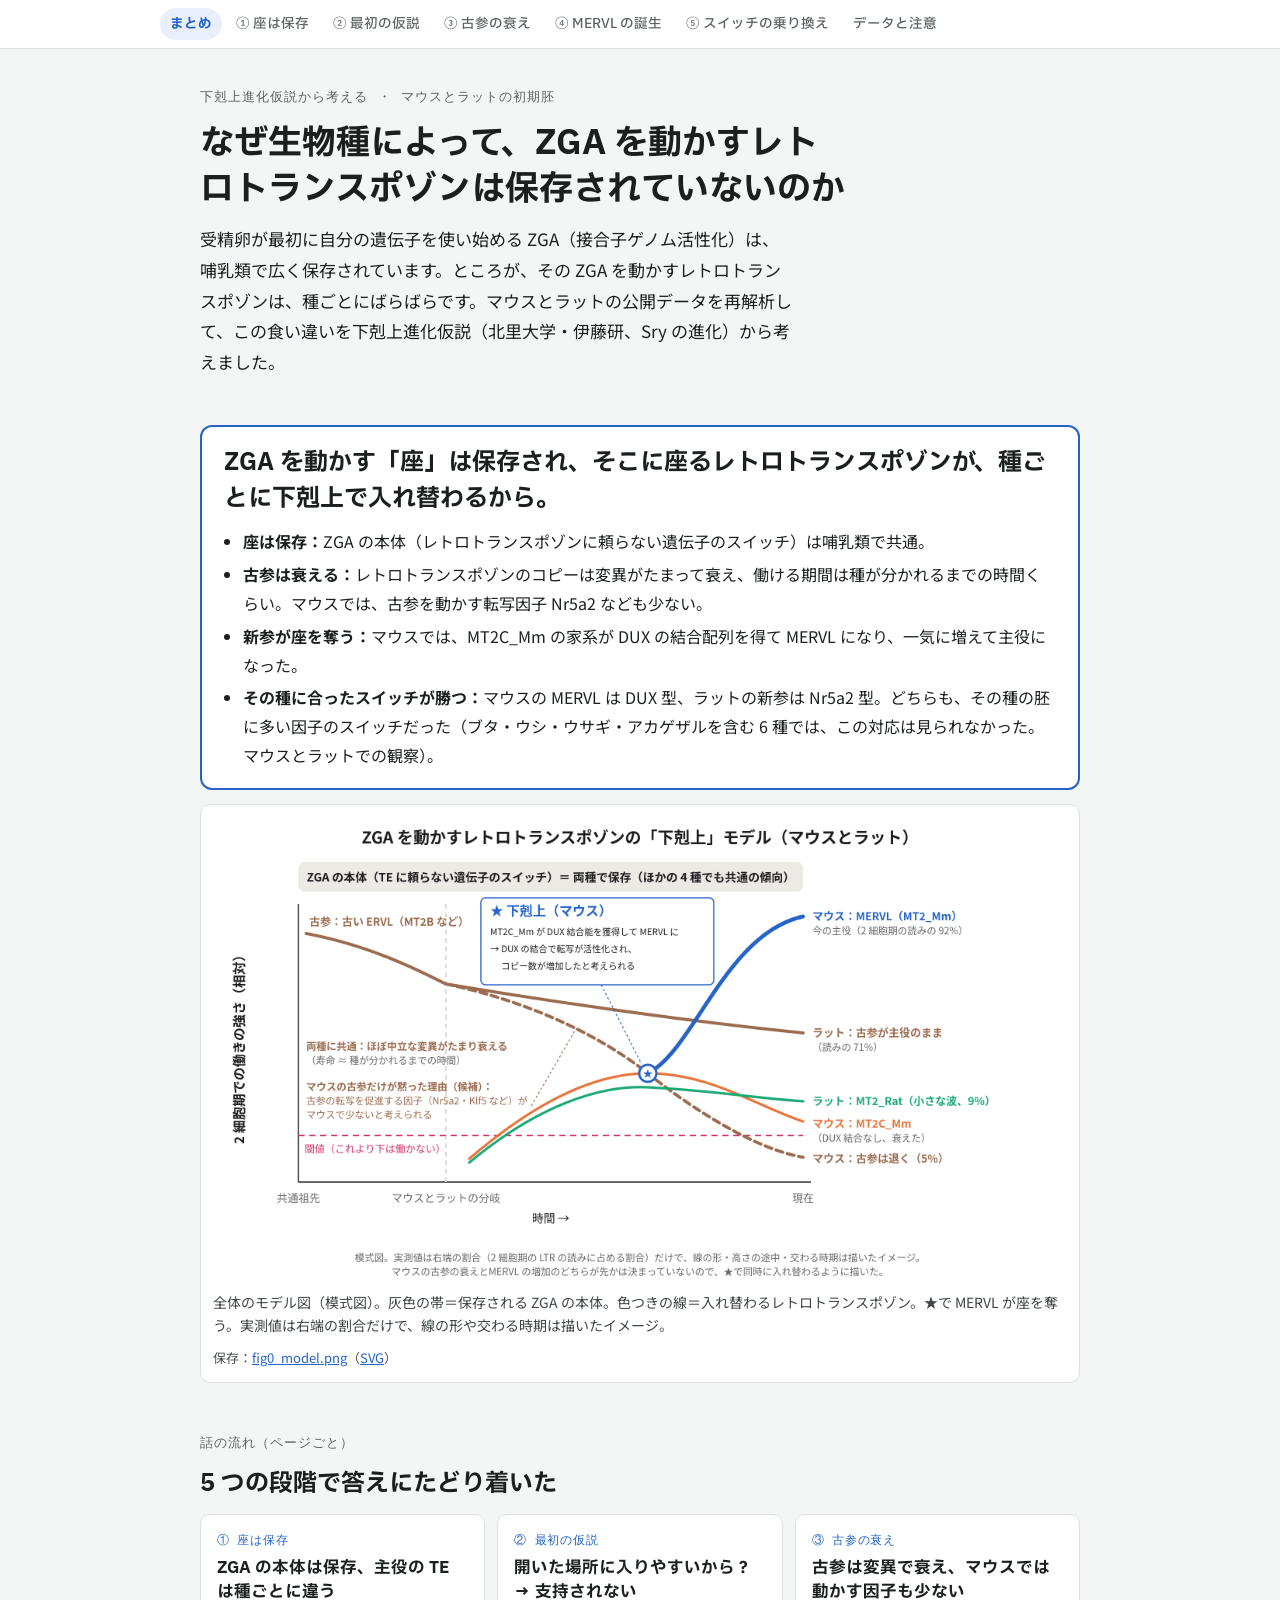
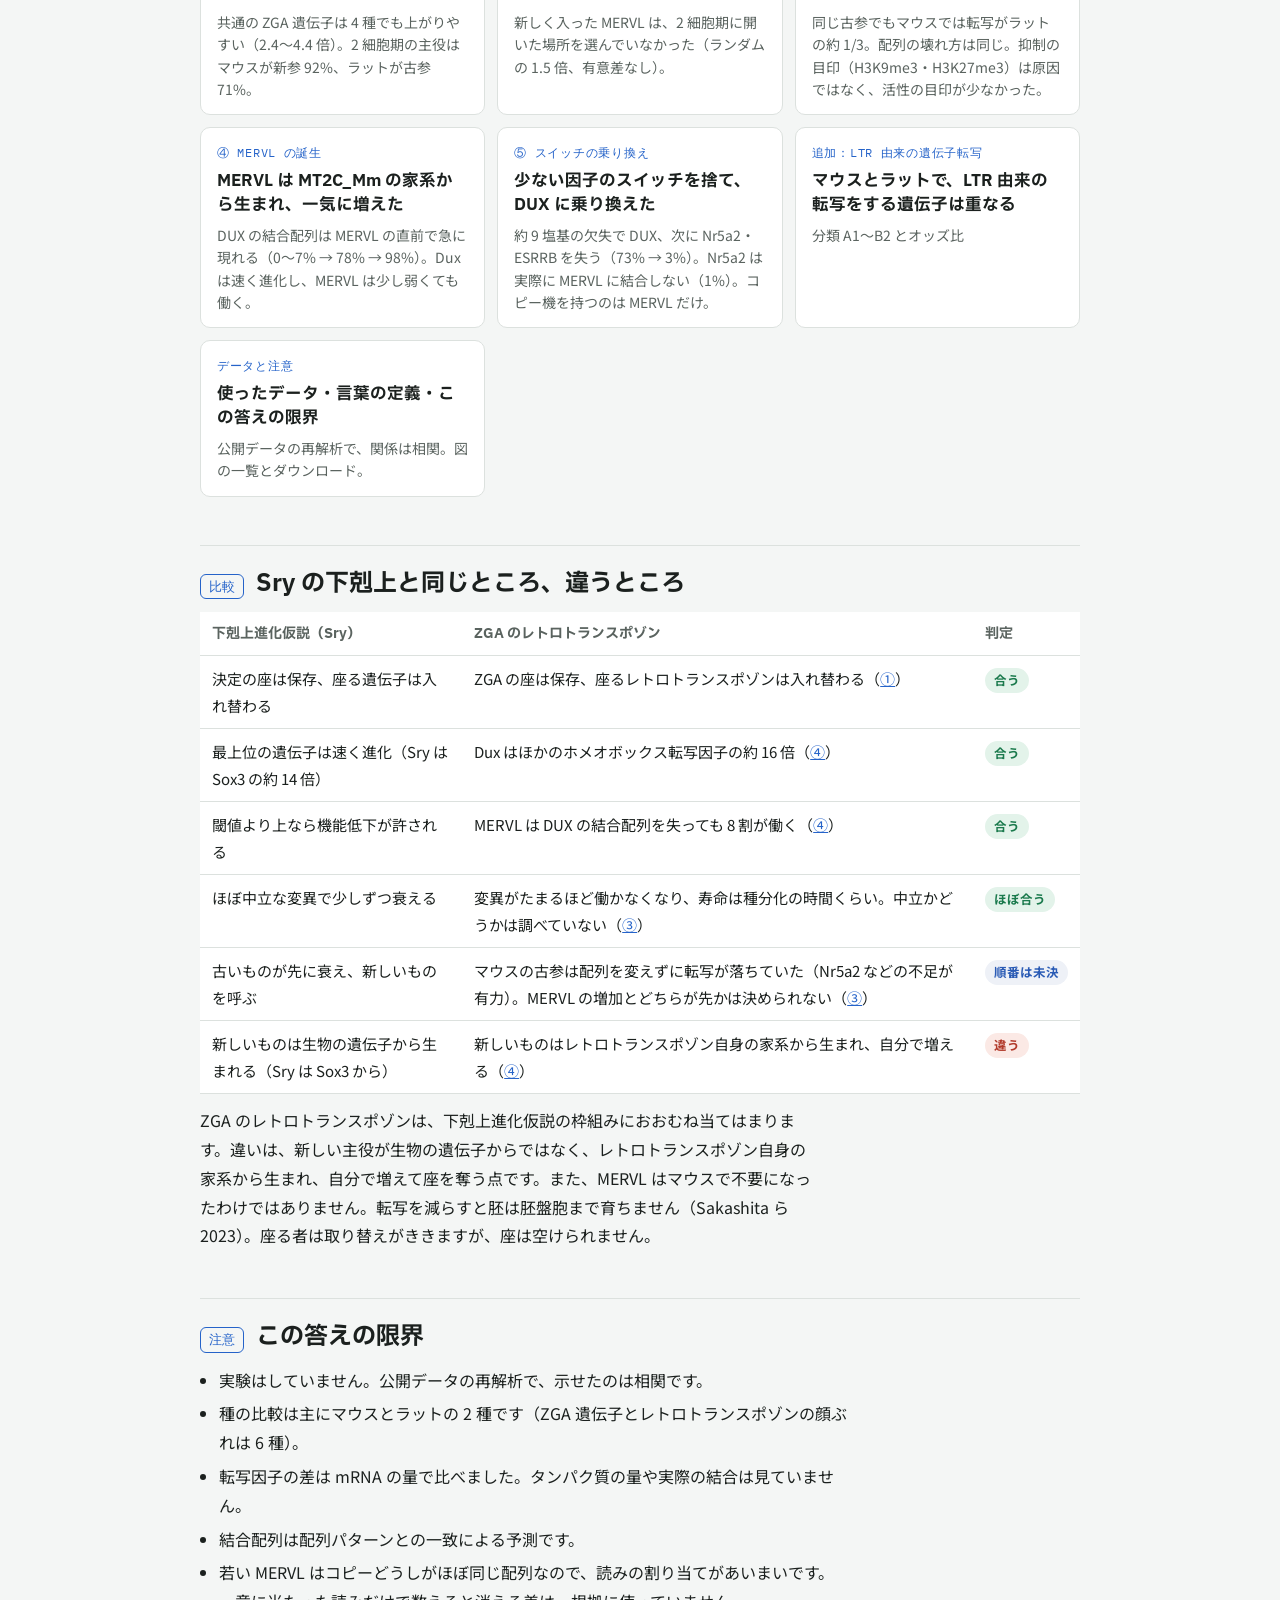
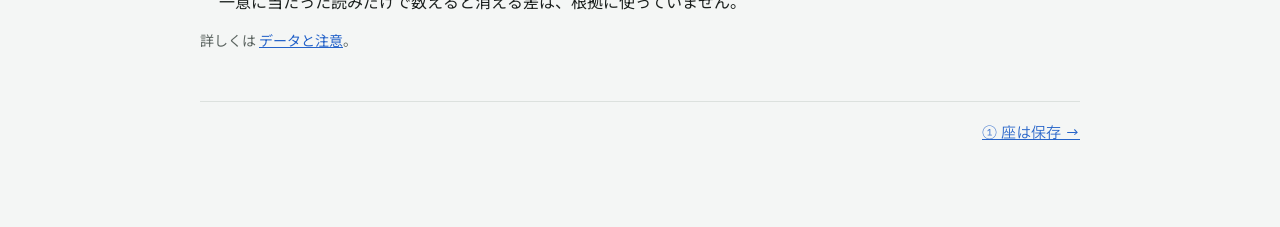
<file: index.html>
<!doctype html>
<html lang="ja"><head>
<meta name="robots" content="noindex"><meta charset="utf-8">
<meta name="viewport" content="width=device-width,initial-scale=1,viewport-fit=cover">
<style>:root{padding-top:env(safe-area-inset-top,0px);padding-bottom:env(safe-area-inset-bottom,0px)}img{max-width:100%}[hidden]{display:none!important}</style>
<title>レトロトランスポゾンの下剋上</title>
<meta name="claude:viewport-fit-sides" content="cover">
<link rel="preconnect" href="https://fonts.googleapis.com">
<link rel="stylesheet" href="https://fonts.googleapis.com/css2?family=IBM+Plex+Sans+JP:wght@500;700&family=Noto+Sans+JP:wght@400;500;700&family=IBM+Plex+Mono:wght@500&display=swap">
<link rel="stylesheet" href="style.css">
</head><body>
<nav class="site wrap" aria-label="ページ"><div class="in"><a href="index.html" aria-current="page">まとめ</a><a href="seat.html">① 座は保存</a><a href="insertion.html">② 最初の仮説</a><a href="decline.html">③ 古参の衰え</a><a href="origin.html">④ MERVL の誕生</a><a href="switch.html">⑤ スイッチの乗り換え</a><a href="methods.html">データと注意</a></div></nav>
<div class="wrap"><main>
<header class="page">
  <span class="kicker">下剋上進化仮説から考える ・ マウスとラットの初期胚</span>
  <h1>なぜ生物種によって、ZGA を動かすレトロトランスポゾンは保存されていないのか</h1>
  <p class="lead">受精卵が最初に自分の遺伝子を使い始める ZGA（接合子ゲノム活性化）は、哺乳類で広く保存されています。ところが、その ZGA を動かすレトロトランスポゾンは、種ごとにばらばらです。マウスとラットの公開データを再解析して、この食い違いを下剋上進化仮説（北里大学・伊藤研、Sry の進化）から考えました。</p>
</header>

<section>
  <div class="answer">
    <span class="big">ZGA を動かす「座」は保存され、そこに座るレトロトランスポゾンが、種ごとに下剋上で入れ替わるから。</span>
    <ul>
      <li><b>座は保存：</b>ZGA の本体（レトロトランスポゾンに頼らない遺伝子のスイッチ）は哺乳類で共通。</li>
      <li><b>古参は衰える：</b>レトロトランスポゾンのコピーは変異がたまって衰え、働ける期間は種が分かれるまでの時間くらい。マウスでは、古参を動かす転写因子 Nr5a2 なども少ない。</li>
      <li><b>新参が座を奪う：</b>マウスでは、MT2C_Mm の家系が DUX の結合配列を得て MERVL になり、一気に増えて主役になった。</li>
      <li><b>その種に合ったスイッチが勝つ：</b>マウスの MERVL は DUX 型、ラットの新参は Nr5a2 型。どちらも、その種の胚に多い因子のスイッチだった（ブタ・ウシ・ウサギ・アカゲザルを含む 6 種では、この対応は見られなかった。マウスとラットでの観察）。</li>
    </ul>
  </div>
<div class="stack"><figure>
  <img src="figs/fig0_model.png" alt="横軸が時間、縦軸が 2 細胞期での働きの強さ。古い ERVL がマウスで衰え、DUX の結合配列を得た MERVL が主役になる。ラットでは古い ERVL が残る。" loading="lazy">
  <figcaption>全体のモデル図（模式図）。灰色の帯＝保存される ZGA の本体。色つきの線＝入れ替わるレトロトランスポゾン。★で MERVL が座を奪う。実測値は右端の割合だけで、線の形や交わる時期は描いたイメージ。</figcaption>
  <span class="dl">保存：<a href="figs/fig0_model.png" download>fig0_model.png</a>（<a href="figs/fig0_model.svg" download>SVG</a>）</span>
</figure></div>
</section>

<section>
  <span class="kicker">話の流れ（ページごと）</span>
  <h2>5 つの段階で答えにたどり着いた</h2>
  <div class="cards">
    <a class="card" href="seat.html"><span class="n">① 座は保存</span><b>ZGA の本体は保存、主役の TE は種ごとに違う</b><span class="s">共通の ZGA 遺伝子は 4 種でも上がりやすい（2.4〜4.4 倍）。2 細胞期の主役はマウスが新参 92%、ラットが古参 71%。</span></a>
    <a class="card" href="insertion.html"><span class="n">② 最初の仮説</span><b>開いた場所に入りやすいから？ → 支持されない</b><span class="s">新しく入った MERVL は、2 細胞期に開いた場所を選んでいなかった（ランダムの 1.5 倍、有意差なし）。</span></a>
    <a class="card" href="decline.html"><span class="n">③ 古参の衰え</span><b>古参は変異で衰え、マウスでは動かす因子も少ない</b><span class="s">同じ古参でもマウスでは転写がラットの約 1/3。配列の壊れ方は同じ。抑制の目印（H3K9me3・H3K27me3）は原因ではなく、活性の目印が少なかった。</span></a>
    <a class="card" href="origin.html"><span class="n">④ MERVL の誕生</span><b>MERVL は MT2C_Mm の家系から生まれ、一気に増えた</b><span class="s">DUX の結合配列は MERVL の直前で急に現れる（0〜7% → 78% → 98%）。Dux は速く進化し、MERVL は少し弱くても働く。</span></a>
    <a class="card" href="switch.html"><span class="n">⑤ スイッチの乗り換え</span><b>少ない因子のスイッチを捨て、DUX に乗り換えた</b><span class="s">約 9 塩基の欠失で DUX、次に Nr5a2・ESRRB を失う（73% → 3%）。Nr5a2 は実際に MERVL に結合しない（1%）。コピー機を持つのは MERVL だけ。</span></a>
    <a class="card" href="chim_cases.html"><span class="n">追加：LTR 由来の遺伝子転写</span><b>マウスとラットで、LTR 由来の転写をする遺伝子は重なる</b><span class="s">分類 A1〜B2 とオッズ比</span></a>
    <a class="card" href="methods.html"><span class="n">データと注意</span><b>使ったデータ・言葉の定義・この答えの限界</b><span class="s">公開データの再解析で、関係は相関。図の一覧とダウンロード。</span></a>
  </div>
</section>

<section class="stage">
  <div class="stagehead"><span class="step">比較</span><h2>Sry の下剋上と同じところ、違うところ</h2></div>
  <div class="tablewrap">
    <table>
      <thead><tr><th>下剋上進化仮説（Sry）</th><th>ZGA のレトロトランスポゾン</th><th>判定</th></tr></thead>
      <tbody>
        <tr><td>決定の座は保存、座る遺伝子は入れ替わる</td><td>ZGA の座は保存、座るレトロトランスポゾンは入れ替わる（<a href="seat.html">①</a>）</td><td><span class="pill ok">合う</span></td></tr>
        <tr><td>最上位の遺伝子は速く進化（Sry は Sox3 の約 14 倍）</td><td>Dux はほかのホメオボックス転写因子の約 16 倍（<a href="origin.html">④</a>）</td><td><span class="pill ok">合う</span></td></tr>
        <tr><td>閾値より上なら機能低下が許される</td><td>MERVL は DUX の結合配列を失っても 8 割が働く（<a href="origin.html">④</a>）</td><td><span class="pill ok">合う</span></td></tr>
        <tr><td>ほぼ中立な変異で少しずつ衰える</td><td>変異がたまるほど働かなくなり、寿命は種分化の時間くらい。中立かどうかは調べていない（<a href="decline.html">③</a>）</td><td><span class="pill ok">ほぼ合う</span></td></tr>
        <tr><td>古いものが先に衰え、新しいものを呼ぶ</td><td>マウスの古参は配列を変えずに転写が落ちていた（Nr5a2 などの不足が有力）。MERVL の増加とどちらが先かは決められない（<a href="decline.html">③</a>）</td><td><span class="pill mid">順番は未決</span></td></tr>
        <tr><td>新しいものは生物の遺伝子から生まれる（Sry は Sox3 から）</td><td>新しいものはレトロトランスポゾン自身の家系から生まれ、自分で増える（<a href="origin.html">④</a>）</td><td><span class="pill no">違う</span></td></tr>
      </tbody>
    </table>
  </div>
  <p>ZGA のレトロトランスポゾンは、下剋上進化仮説の枠組みにおおむね当てはまります。違いは、新しい主役が生物の遺伝子からではなく、レトロトランスポゾン自身の家系から生まれ、自分で増えて座を奪う点です。また、MERVL はマウスで不要になったわけではありません。転写を減らすと胚は胚盤胞まで育ちません（Sakashita ら 2023）。座る者は取り替えがききますが、座は空けられません。</p>
</section>

<section class="stage">
  <div class="stagehead"><span class="step">注意</span><h2>この答えの限界</h2></div>
  <ul class="plain">
    <li>実験はしていません。公開データの再解析で、示せたのは相関です。</li>
    <li>種の比較は主にマウスとラットの 2 種です（ZGA 遺伝子とレトロトランスポゾンの顔ぶれは 6 種）。</li>
    <li>転写因子の差は mRNA の量で比べました。タンパク質の量や実際の結合は見ていません。</li>
    <li>結合配列は配列パターンとの一致による予測です。</li>
    <li>若い MERVL はコピーどうしがほぼ同じ配列なので、読みの割り当てがあいまいです。一意に当たった読みだけで数えると消える差は、根拠に使っていません。</li>
  </ul>
  <p class="note">詳しくは <a href="methods.html">データと注意</a>。</p>
</section>

<div class="pager"><span></span><a href="seat.html">① 座は保存 →</a></div>
</main></div>
</body></html>
</file>
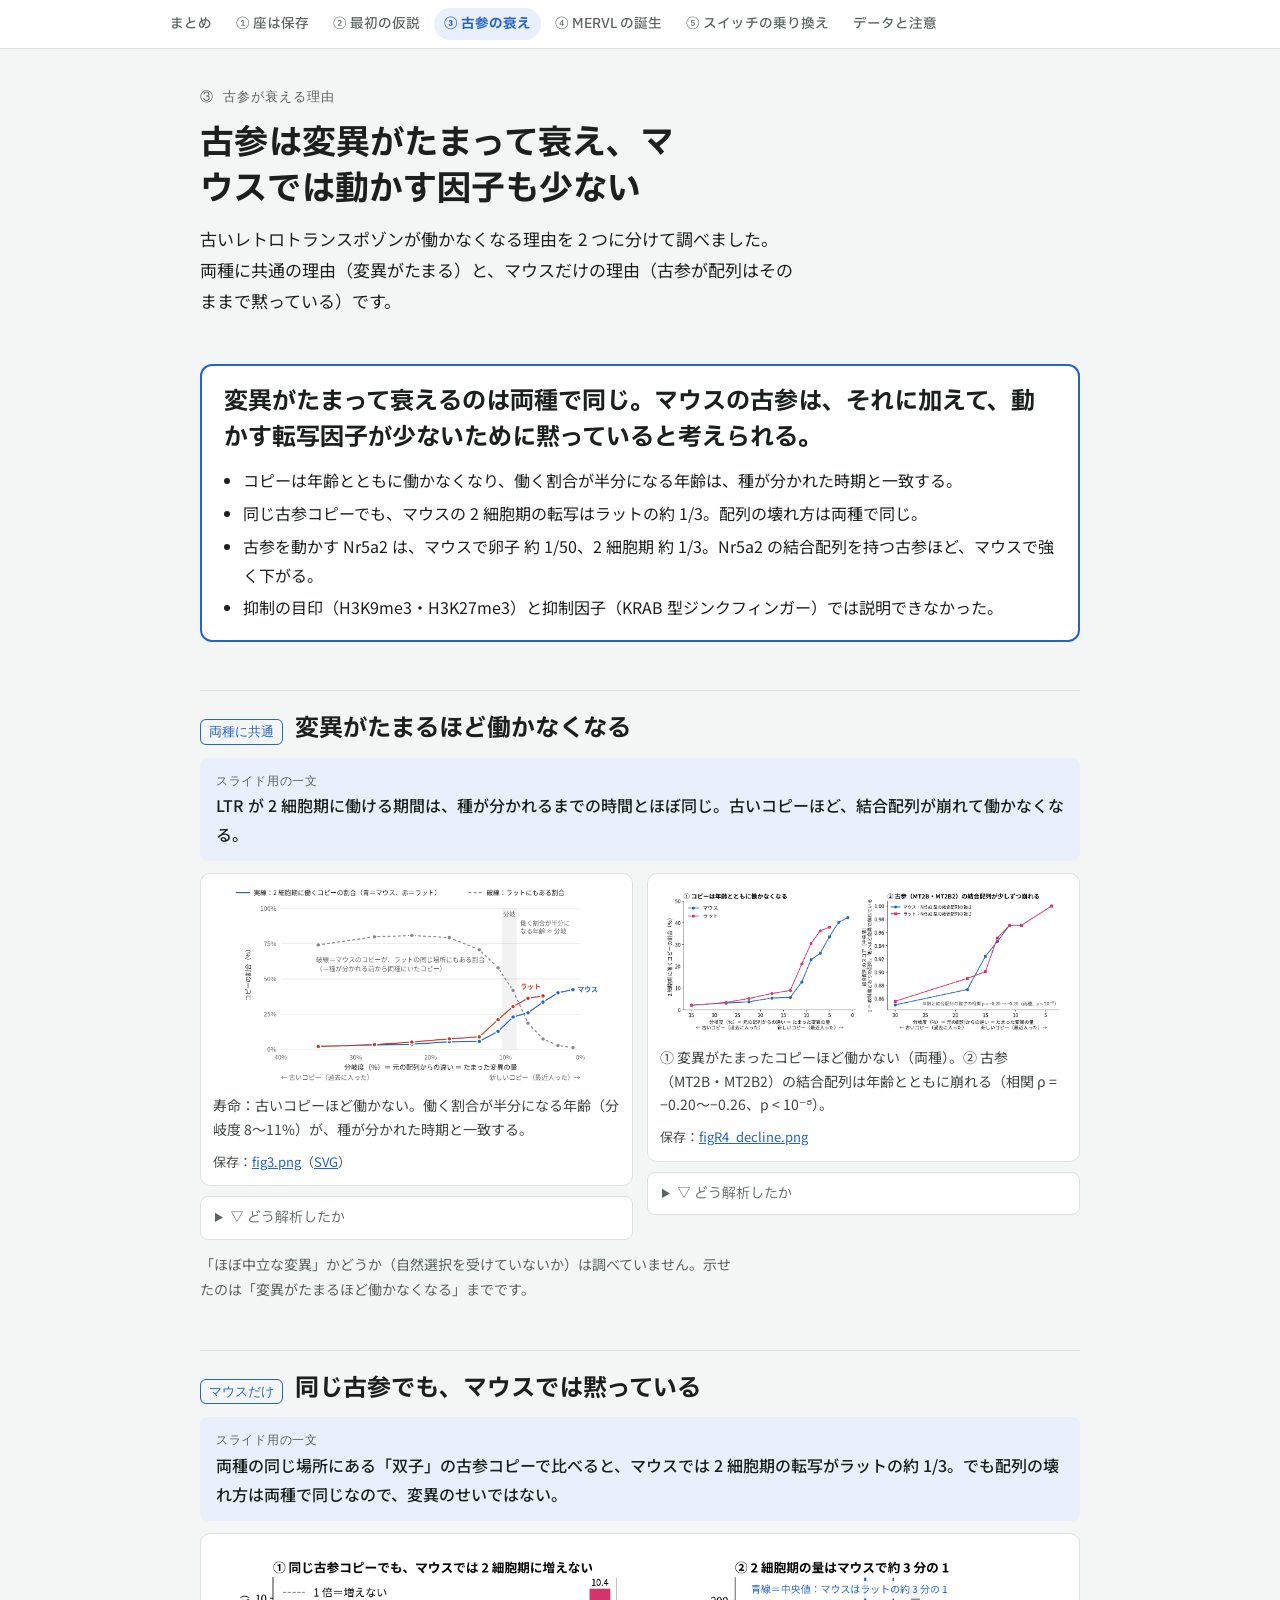
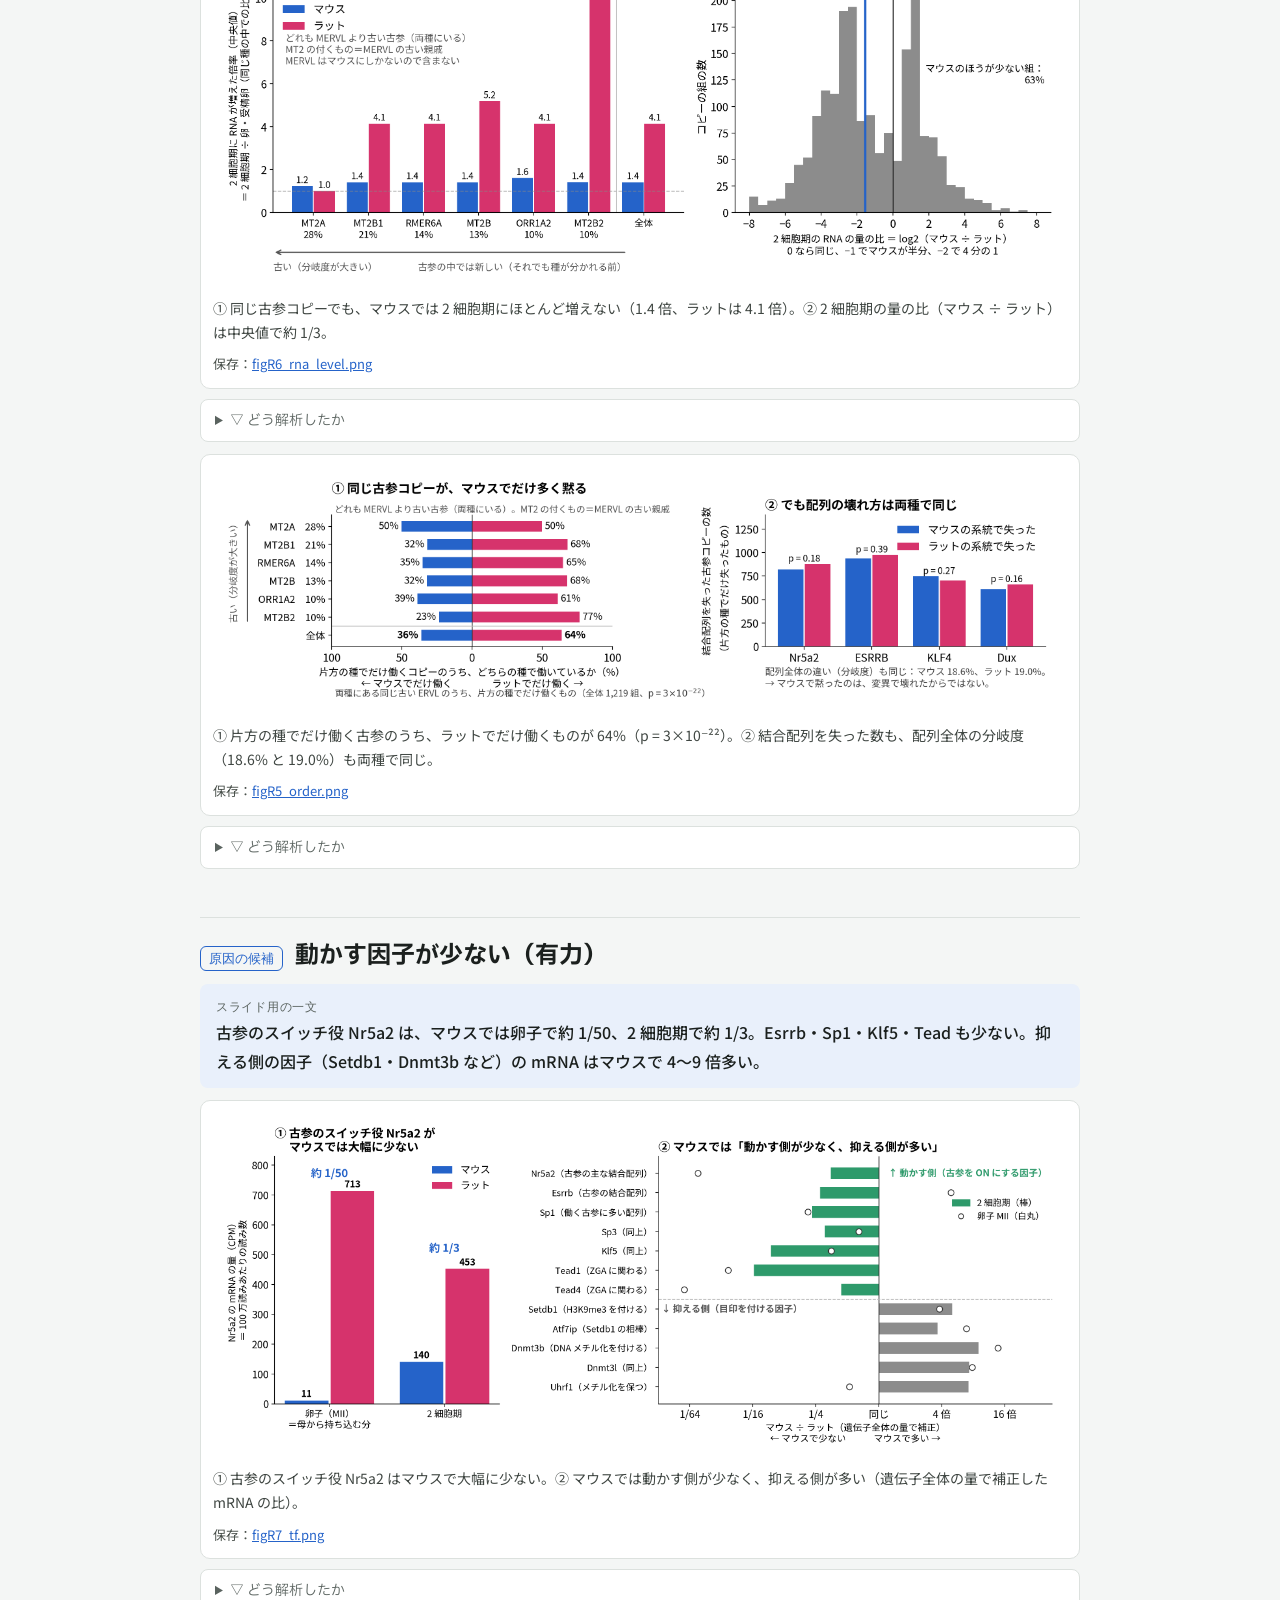
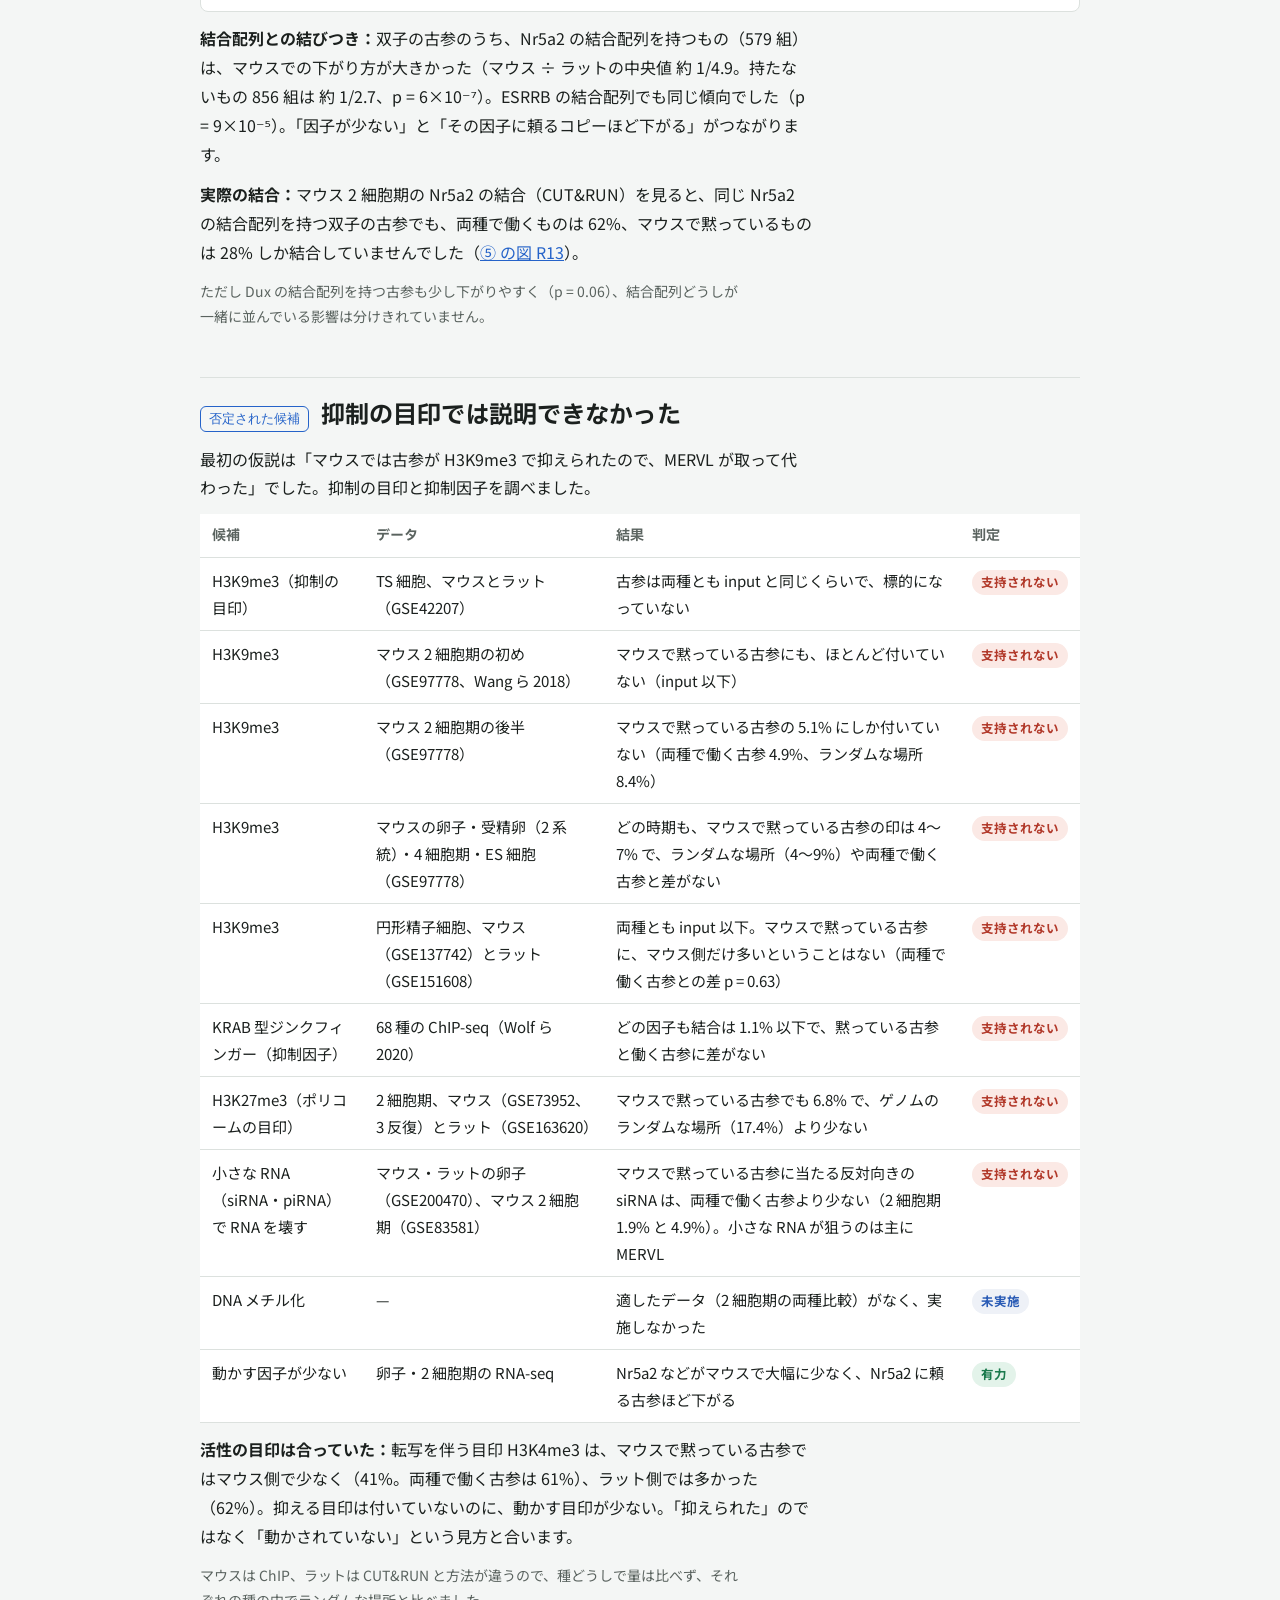
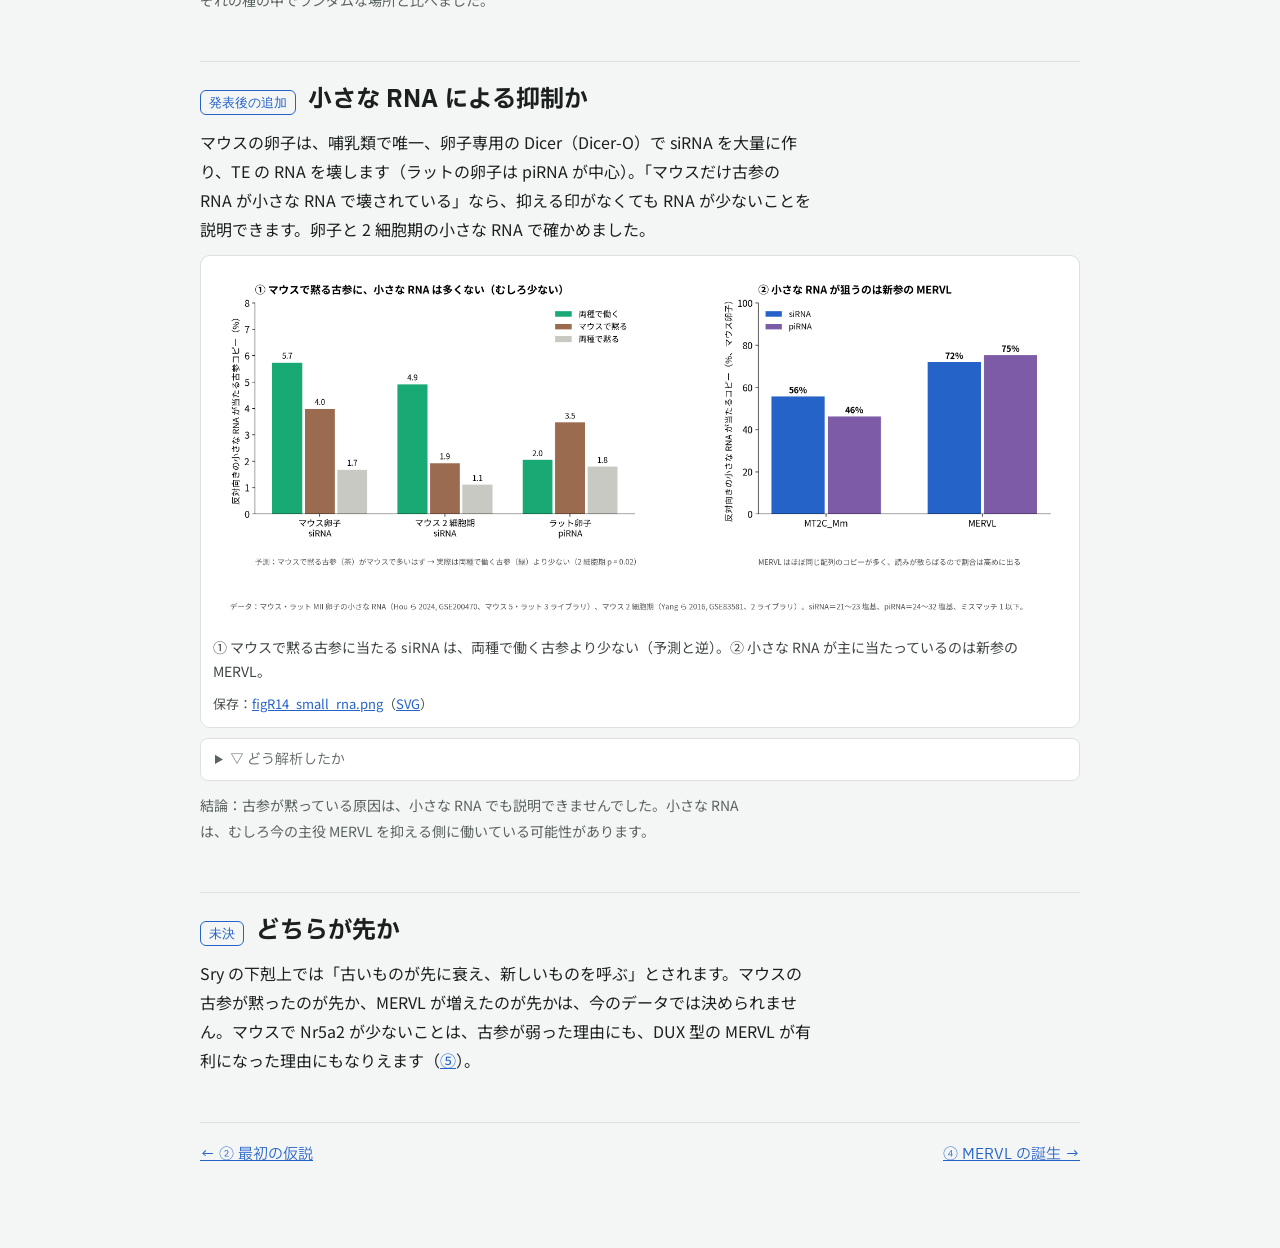
<file: decline.html>
<!doctype html>
<html lang="ja"><head>
<meta name="robots" content="noindex"><meta charset="utf-8">
<meta name="viewport" content="width=device-width,initial-scale=1,viewport-fit=cover">
<style>:root{padding-top:env(safe-area-inset-top,0px);padding-bottom:env(safe-area-inset-bottom,0px)}img{max-width:100%}[hidden]{display:none!important}</style>
<title>古参が衰える理由｜レトロトランスポゾンの下剋上</title>
<meta name="claude:viewport-fit-sides" content="cover">
<link rel="preconnect" href="https://fonts.googleapis.com">
<link rel="stylesheet" href="https://fonts.googleapis.com/css2?family=IBM+Plex+Sans+JP:wght@500;700&family=Noto+Sans+JP:wght@400;500;700&family=IBM+Plex+Mono:wght@500&display=swap">
<link rel="stylesheet" href="style.css">
</head><body>
<nav class="site wrap" aria-label="ページ"><div class="in"><a href="index.html">まとめ</a><a href="seat.html">① 座は保存</a><a href="insertion.html">② 最初の仮説</a><a href="decline.html" aria-current="page">③ 古参の衰え</a><a href="origin.html">④ MERVL の誕生</a><a href="switch.html">⑤ スイッチの乗り換え</a><a href="methods.html">データと注意</a></div></nav>
<div class="wrap"><main>
<header class="page">
  <span class="kicker">③ 古参が衰える理由</span>
  <h1>古参は変異がたまって衰え、マウスでは動かす因子も少ない</h1>
  <p class="lead">古いレトロトランスポゾンが働かなくなる理由を 2 つに分けて調べました。両種に共通の理由（変異がたまる）と、マウスだけの理由（古参が配列はそのままで黙っている）です。</p>
</header>

<section>
  <div class="answer">
    <span class="big">変異がたまって衰えるのは両種で同じ。マウスの古参は、それに加えて、動かす転写因子が少ないために黙っていると考えられる。</span>
    <ul>
      <li>コピーは年齢とともに働かなくなり、働く割合が半分になる年齢は、種が分かれた時期と一致する。</li>
      <li>同じ古参コピーでも、マウスの 2 細胞期の転写はラットの約 1/3。配列の壊れ方は両種で同じ。</li>
      <li>古参を動かす Nr5a2 は、マウスで卵子 約 1/50、2 細胞期 約 1/3。Nr5a2 の結合配列を持つ古参ほど、マウスで強く下がる。</li>
      <li>抑制の目印（H3K9me3・H3K27me3）と抑制因子（KRAB 型ジンクフィンガー）では説明できなかった。</li>
    </ul>
  </div>
</section>

<section class="stage">
  <div class="stagehead"><span class="step">両種に共通</span><h2>変異がたまるほど働かなくなる</h2></div>
  <p class="slide"><span class="lab">スライド用の一文</span>LTR が 2 細胞期に働ける期間は、種が分かれるまでの時間とほぼ同じ。古いコピーほど、結合配列が崩れて働かなくなる。</p>
  <div class="two">
<div class="stack"><figure>
  <img src="figs/fig3.png" alt="コピーの年齢と 2 細胞期に働く割合。マウスとラットでほぼ重なり、働く割合が半分になる年齢が種の分岐とほぼ一致する。" loading="lazy">
  <figcaption>寿命：古いコピーほど働かない。働く割合が半分になる年齢（分岐度 8〜11%）が、種が分かれた時期と一致する。</figcaption>
  <span class="dl">保存：<a href="figs/fig3.png" download>fig3.png</a>（<a href="figs/fig3.svg" download>SVG</a>）</span>
</figure>
<details class="how"><summary>どう解析したか</summary><ul><li>2 細胞期に 3 読み以上、かつ受精卵・卵子の 4 倍以上に増えた LTR コピーを「働く」とした。</li><li>分岐度ごとに働くコピーの割合を出し、マウスとラットで比べた。</li></ul></details></div>
<div class="stack"><figure>
  <img src="figs/figR4_decline.png" alt="左：年齢とともに働くコピーの割合が下がる。右：古参の Nr5a2 型の結合配列が年齢とともに崩れる。" loading="lazy">
  <figcaption>① 変異がたまったコピーほど働かない（両種）。② 古参（MT2B・MT2B2）の結合配列は年齢とともに崩れる（相関 ρ = −0.20〜−0.26、p &lt; 10⁻⁸）。</figcaption>
  <span class="dl">保存：<a href="figs/figR4_decline.png" download>figR4_decline.png</a></span>
</figure>
<details class="how"><summary>どう解析したか</summary><ul><li>横軸の分岐度は RepeatMasker の値（元の配列からの違い＝たまった変異の量）。左が古く、右が新しい。</li><li>結合配列の強さは、JASPAR の配列パターンとの一致の最大値（1 が教科書どおり）。</li></ul></details></div>
  </div>
  <p class="note">「ほぼ中立な変異」かどうか（自然選択を受けていないか）は調べていません。示せたのは「変異がたまるほど働かなくなる」までです。</p>
</section>

<section class="stage">
  <div class="stagehead"><span class="step">マウスだけ</span><h2>同じ古参でも、マウスでは黙っている</h2></div>
  <p class="slide"><span class="lab">スライド用の一文</span>両種の同じ場所にある「双子」の古参コピーで比べると、マウスでは 2 細胞期の転写がラットの約 1/3。でも配列の壊れ方は両種で同じなので、変異のせいではない。</p>
<div class="stack"><figure>
  <img src="figs/figR6_rna_level.png" alt="両種の同じ古参コピーの 2 細胞期の RNA。マウスではほとんど増えず、量はラットの約 1/3。" loading="lazy">
  <figcaption>① 同じ古参コピーでも、マウスでは 2 細胞期にほとんど増えない（1.4 倍、ラットは 4.1 倍）。② 2 細胞期の量の比（マウス ÷ ラット）は中央値で約 1/3。</figcaption>
  <span class="dl">保存：<a href="figs/figR6_rna_level.png" download>figR6_rna_level.png</a></span>
</figure>
<details class="how"><summary>どう解析したか</summary><ul><li>マウスとラットの古い ERVL を、ゲノムの対応関係（UCSC の chain、mm39→rn7）で 1 対 1 に結んだ（10,106 組の「双子」）。</li><li>2 細胞期の RNA が片方でもある 1,885 組で、遺伝子全体の量で補正したうえで、マウス ÷ ラットの比を出した。</li></ul></details></div>
<div class="stack"><figure>
  <img src="figs/figR5_order.png" alt="左：片方の種でだけ働く古参は、ラット側が 64%。右：結合配列を失った古参の数は両種で同じ。" loading="lazy">
  <figcaption>① 片方の種でだけ働く古参のうち、ラットでだけ働くものが 64%（p = 3×10⁻²²）。② 結合配列を失った数も、配列全体の分岐度（18.6% と 19.0%）も両種で同じ。</figcaption>
  <span class="dl">保存：<a href="figs/figR5_order.png" download>figR5_order.png</a></span>
</figure>
<details class="how"><summary>どう解析したか</summary><ul><li>双子のうち、片方の種でだけ働く 1,219 組を数えた。</li><li>結合配列（Nr5a2・ESRRB・KLF4・Dux）を片方の種の系統でだけ失った古参の数を比べた。</li></ul></details></div>
</section>

<section class="stage">
  <div class="stagehead"><span class="step">原因の候補</span><h2>動かす因子が少ない（有力）</h2></div>
  <p class="slide"><span class="lab">スライド用の一文</span>古参のスイッチ役 Nr5a2 は、マウスでは卵子で約 1/50、2 細胞期で約 1/3。Esrrb・Sp1・Klf5・Tead も少ない。抑える側の因子（Setdb1・Dnmt3b など）の mRNA はマウスで 4〜9 倍多い。</p>
<div class="stack"><figure>
  <img src="figs/figR7_tf.png" alt="Nr5a2 の mRNA がマウスで大幅に少なく、動かす側の因子が少なく抑える側の因子が多い。" loading="lazy">
  <figcaption>① 古参のスイッチ役 Nr5a2 はマウスで大幅に少ない。② マウスでは動かす側が少なく、抑える側が多い（遺伝子全体の量で補正した mRNA の比）。</figcaption>
  <span class="dl">保存：<a href="figs/figR7_tf.png" download>figR7_tf.png</a></span>
</figure>
<details class="how"><summary>どう解析したか</summary><ul><li>卵子（MII）と 2 細胞期の RNA-seq で、遺伝子ごとの量（CPM）をマウスとラットで比べた。</li><li>卵子の量は「母から持ち込む分」。タンパク質の量は見ていない。</li></ul></details></div>
  <p><b>結合配列との結びつき：</b>双子の古参のうち、Nr5a2 の結合配列を持つもの（579 組）は、マウスでの下がり方が大きかった（マウス ÷ ラットの中央値 約 1/4.9。持たないもの 856 組は 約 1/2.7、p = 6×10⁻⁷）。ESRRB の結合配列でも同じ傾向でした（p = 9×10⁻⁵）。「因子が少ない」と「その因子に頼るコピーほど下がる」がつながります。</p>
  <p><b>実際の結合：</b>マウス 2 細胞期の Nr5a2 の結合（CUT&amp;RUN）を見ると、同じ Nr5a2 の結合配列を持つ双子の古参でも、両種で働くものは 62%、マウスで黙っているものは 28% しか結合していませんでした（<a href="switch.html">⑤ の図 R13</a>）。</p>
  <p class="note">ただし Dux の結合配列を持つ古参も少し下がりやすく（p = 0.06）、結合配列どうしが一緒に並んでいる影響は分けきれていません。</p>
</section>

<section class="stage">
  <div class="stagehead"><span class="step">否定された候補</span><h2>抑制の目印では説明できなかった</h2></div>
  <p>最初の仮説は「マウスでは古参が H3K9me3 で抑えられたので、MERVL が取って代わった」でした。抑制の目印と抑制因子を調べました。</p>
  <div class="tablewrap">
    <table>
      <thead><tr><th>候補</th><th>データ</th><th>結果</th><th>判定</th></tr></thead>
      <tbody>
        <tr><td>H3K9me3（抑制の目印）</td><td>TS 細胞、マウスとラット（GSE42207）</td><td>古参は両種とも input と同じくらいで、標的になっていない</td><td><span class="pill no">支持されない</span></td></tr>
        <tr><td>H3K9me3</td><td>マウス 2 細胞期の初め（GSE97778、Wang ら 2018）</td><td>マウスで黙っている古参にも、ほとんど付いていない（input 以下）</td><td><span class="pill no">支持されない</span></td></tr>
        <tr><td>H3K9me3</td><td>マウス 2 細胞期の後半（GSE97778）</td><td>マウスで黙っている古参の 5.1% にしか付いていない（両種で働く古参 4.9%、ランダムな場所 8.4%）</td><td><span class="pill no">支持されない</span></td></tr>
        <tr><td>H3K9me3</td><td>マウスの卵子・受精卵（2 系統）・4 細胞期・ES 細胞（GSE97778）</td><td>どの時期も、マウスで黙っている古参の印は 4〜7% で、ランダムな場所（4〜9%）や両種で働く古参と差がない</td><td><span class="pill no">支持されない</span></td></tr>
        <tr><td>H3K9me3</td><td>円形精子細胞、マウス（GSE137742）とラット（GSE151608）</td><td>両種とも input 以下。マウスで黙っている古参に、マウス側だけ多いということはない（両種で働く古参との差 p = 0.63）</td><td><span class="pill no">支持されない</span></td></tr>
        <tr><td>KRAB 型ジンクフィンガー（抑制因子）</td><td>68 種の ChIP-seq（Wolf ら 2020）</td><td>どの因子も結合は 1.1% 以下で、黙っている古参と働く古参に差がない</td><td><span class="pill no">支持されない</span></td></tr>
        <tr><td>H3K27me3（ポリコームの目印）</td><td>2 細胞期、マウス（GSE73952、3 反復）とラット（GSE163620）</td><td>マウスで黙っている古参でも 6.8% で、ゲノムのランダムな場所（17.4%）より少ない</td><td><span class="pill no">支持されない</span></td></tr>
        <tr><td>小さな RNA（siRNA・piRNA）で RNA を壊す</td><td>マウス・ラットの卵子（GSE200470）、マウス 2 細胞期（GSE83581）</td><td>マウスで黙っている古参に当たる反対向きの siRNA は、両種で働く古参より少ない（2 細胞期 1.9% と 4.9%）。小さな RNA が狙うのは主に MERVL</td><td><span class="pill no">支持されない</span></td></tr>
        <tr><td>DNA メチル化</td><td>—</td><td>適したデータ（2 細胞期の両種比較）がなく、実施しなかった</td><td><span class="pill mid">未実施</span></td></tr>
        <tr><td>動かす因子が少ない</td><td>卵子・2 細胞期の RNA-seq</td><td>Nr5a2 などがマウスで大幅に少なく、Nr5a2 に頼る古参ほど下がる</td><td><span class="pill ok">有力</span></td></tr>
      </tbody>
    </table>
  </div>
  <p><b>活性の目印は合っていた：</b>転写を伴う目印 H3K4me3 は、マウスで黙っている古参ではマウス側で少なく（41%。両種で働く古参は 61%）、ラット側では多かった（62%）。抑える目印は付いていないのに、動かす目印が少ない。「抑えられた」のではなく「動かされていない」という見方と合います。</p>
  <p class="note">マウスは ChIP、ラットは CUT&amp;RUN と方法が違うので、種どうしで量は比べず、それぞれの種の中でランダムな場所と比べました。</p>
</section>

<section class="stage">
  <div class="stagehead"><span class="step">発表後の追加</span><h2>小さな RNA による抑制か</h2></div>
  <p>マウスの卵子は、哺乳類で唯一、卵子専用の Dicer（Dicer-O）で siRNA を大量に作り、TE の RNA を壊します（ラットの卵子は piRNA が中心）。「マウスだけ古参の RNA が小さな RNA で壊されている」なら、抑える印がなくても RNA が少ないことを説明できます。卵子と 2 細胞期の小さな RNA で確かめました。</p>
<div class="stack"><figure>
  <img src="figs/figR14_small_rna.png" alt="反対向きの小さな RNA が当たる古参コピーの割合（状態別）と、MT2C_Mm・MERVL に当たる割合。" loading="lazy">
  <figcaption>① マウスで黙る古参に当たる siRNA は、両種で働く古参より少ない（予測と逆）。② 小さな RNA が主に当たっているのは新参の MERVL。</figcaption>
  <span class="dl">保存：<a href="figs/figR14_small_rna.png" download>figR14_small_rna.png</a>（<a href="figs/figR14_small_rna.svg" download>SVG</a>）</span>
</figure>
<details class="how"><summary>どう解析したか</summary><ul><li>マウス（5 ライブラリ）とラット（3 ライブラリ）の MII 卵子の小さな RNA（Hou ら 2024）、マウス 2 細胞期（Yang ら 2016、2 ライブラリ）を、アダプターを除いて 18〜35 塩基を mm39・rn7 にマッピングした（bowtie2、ミスマッチ 1 以下）。</li><li>双子の古参のそれぞれの種のコピーに、反対向きで当たる 21〜23 塩基（siRNA）と 24〜32 塩基（piRNA）の読みを数えた。</li><li>siRNA は転写されたコピーから作られることが多いので、働くコピーほど多くなりやすい点に注意。</li></ul></details></div>
  <p class="note">結論：古参が黙っている原因は、小さな RNA でも説明できませんでした。小さな RNA は、むしろ今の主役 MERVL を抑える側に働いている可能性があります。</p>
</section>

<section class="stage">
  <div class="stagehead"><span class="step">未決</span><h2>どちらが先か</h2></div>
  <p>Sry の下剋上では「古いものが先に衰え、新しいものを呼ぶ」とされます。マウスの古参が黙ったのが先か、MERVL が増えたのが先かは、今のデータでは決められません。マウスで Nr5a2 が少ないことは、古参が弱った理由にも、DUX 型の MERVL が有利になった理由にもなりえます（<a href="switch.html">⑤</a>）。</p>
</section>

<div class="pager"><a href="insertion.html">← ② 最初の仮説</a><a href="origin.html">④ MERVL の誕生 →</a></div>
</main></div>
</body></html>
</file>
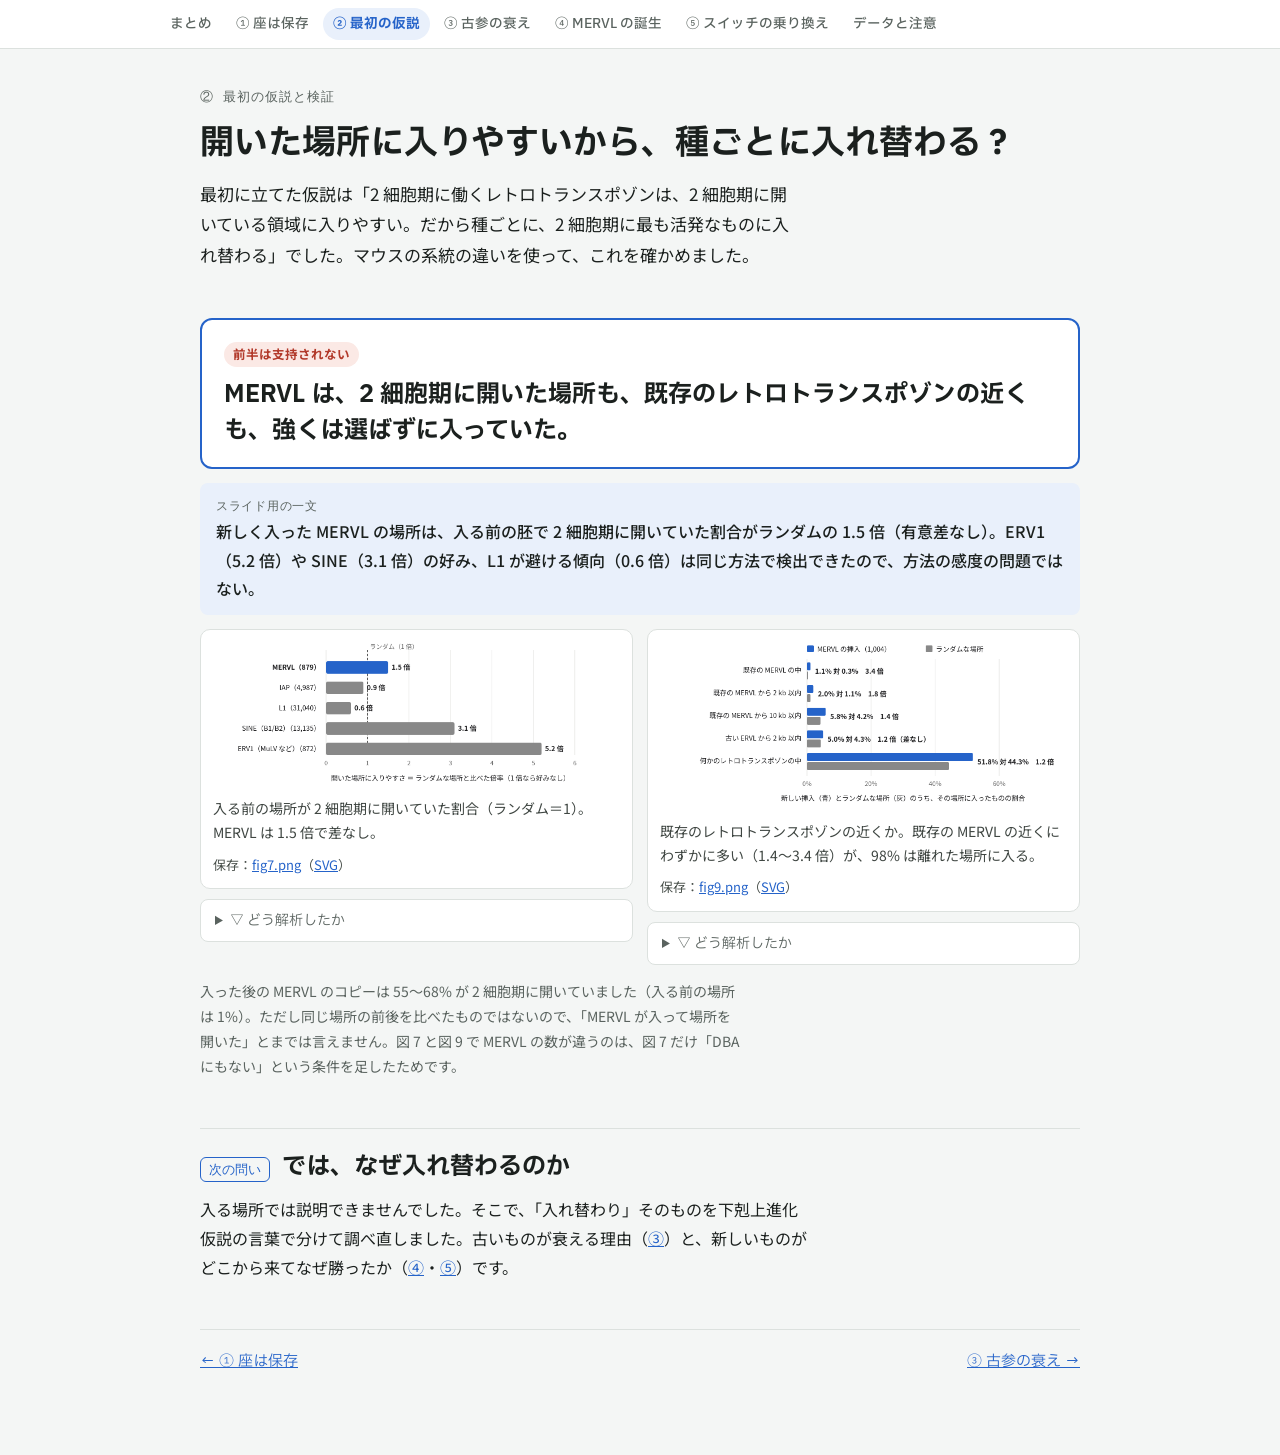
<file: insertion.html>
<!doctype html>
<html lang="ja"><head>
<meta name="robots" content="noindex"><meta charset="utf-8">
<meta name="viewport" content="width=device-width,initial-scale=1,viewport-fit=cover">
<style>:root{padding-top:env(safe-area-inset-top,0px);padding-bottom:env(safe-area-inset-bottom,0px)}img{max-width:100%}[hidden]{display:none!important}</style>
<title>最初の仮説｜レトロトランスポゾンの下剋上</title>
<meta name="claude:viewport-fit-sides" content="cover">
<link rel="preconnect" href="https://fonts.googleapis.com">
<link rel="stylesheet" href="https://fonts.googleapis.com/css2?family=IBM+Plex+Sans+JP:wght@500;700&family=Noto+Sans+JP:wght@400;500;700&family=IBM+Plex+Mono:wght@500&display=swap">
<link rel="stylesheet" href="style.css">
</head><body>
<nav class="site wrap" aria-label="ページ"><div class="in"><a href="index.html">まとめ</a><a href="seat.html">① 座は保存</a><a href="insertion.html" aria-current="page">② 最初の仮説</a><a href="decline.html">③ 古参の衰え</a><a href="origin.html">④ MERVL の誕生</a><a href="switch.html">⑤ スイッチの乗り換え</a><a href="methods.html">データと注意</a></div></nav>
<div class="wrap"><main>
<header class="page">
  <span class="kicker">② 最初の仮説と検証</span>
  <h1>開いた場所に入りやすいから、種ごとに入れ替わる？</h1>
  <p class="lead">最初に立てた仮説は「2 細胞期に働くレトロトランスポゾンは、2 細胞期に開いている領域に入りやすい。だから種ごとに、2 細胞期に最も活発なものに入れ替わる」でした。マウスの系統の違いを使って、これを確かめました。</p>
</header>

<section>
  <div class="answer">
    <span><span class="pill no">前半は支持されない</span></span>
    <span class="big">MERVL は、2 細胞期に開いた場所も、既存のレトロトランスポゾンの近くも、強くは選ばずに入っていた。</span>
  </div>
  <p class="slide"><span class="lab">スライド用の一文</span>新しく入った MERVL の場所は、入る前の胚で 2 細胞期に開いていた割合がランダムの 1.5 倍（有意差なし）。ERV1（5.2 倍）や SINE（3.1 倍）の好み、L1 が避ける傾向（0.6 倍）は同じ方法で検出できたので、方法の感度の問題ではない。</p>
  <div class="two">
<div class="stack"><figure>
  <img src="figs/fig7.png" alt="2 細胞期に開いた場所に入る割合。MERVL 1.5 倍、IAP 0.9 倍、L1 0.6 倍、SINE 3.1 倍、ERV1 5.2 倍。" loading="lazy">
  <figcaption>入る前の場所が 2 細胞期に開いていた割合（ランダム＝1）。MERVL は 1.5 倍で差なし。</figcaption>
  <span class="dl">保存：<a href="figs/fig7.png" download>fig7.png</a>（<a href="figs/fig7.svg" download>SVG</a>）</span>
</figure>
<details class="how"><summary>どう解析したか</summary><ul><li>マウス 20 系統の長い読みのゲノム比較（Ferraj ら 2023）から、基準系統 B6 にない挿入を集め、挿入配列をレトロトランスポゾンの配列と照合して種類を決めた（MERVL は 879 か所）。</li><li>ATAC-seq（開いたクロマチンの地図、GSE66581）の胚は B6×DBA の掛け合わせ。B6 にも DBA にもない挿入だけを使ったので、その場所はこの胚では「まだ入っていない空き地」になる。</li><li>空き地が 2 細胞期の ATAC-seq のピークに入る割合を、ランダムに選んだ 2 万か所と比べた（Fisher の正確検定）。</li></ul></details></div>
<div class="stack"><figure>
  <img src="figs/fig9.png" alt="MERVL が既存の MERVL や古い ERVL の近くに入る割合とランダムとの比較。" loading="lazy">
  <figcaption>既存のレトロトランスポゾンの近くか。既存の MERVL の近くにわずかに多い（1.4〜3.4 倍）が、98% は離れた場所に入る。</figcaption>
  <span class="dl">保存：<a href="figs/fig9.png" download>fig9.png</a>（<a href="figs/fig9.svg" download>SVG</a>）</span>
</figure>
<details class="how"><summary>どう解析したか</summary><ul><li>同じ系統比較の新しい挿入（B6 にないもの。MERVL は 1,004 か所）について、B6 ゲノムの同じ位置に何があるかを RepeatMasker の注釈で調べた。</li><li>既存のレトロトランスポゾンの中か、既存の MERVL・古い ERVL から 2 kb・10 kb 以内かを数え、ランダムな 3 万か所と比べた（Fisher の正確検定）。</li></ul></details></div>
  </div>
  <p class="note">入った後の MERVL のコピーは 55〜68% が 2 細胞期に開いていました（入る前の場所は 1%）。ただし同じ場所の前後を比べたものではないので、「MERVL が入って場所を開いた」とまでは言えません。図 7 と図 9 で MERVL の数が違うのは、図 7 だけ「DBA にもない」という条件を足したためです。</p>
</section>

<section class="stage">
  <div class="stagehead"><span class="step">次の問い</span><h2>では、なぜ入れ替わるのか</h2></div>
  <p>入る場所では説明できませんでした。そこで、「入れ替わり」そのものを下剋上進化仮説の言葉で分けて調べ直しました。古いものが衰える理由（<a href="decline.html">③</a>）と、新しいものがどこから来てなぜ勝ったか（<a href="origin.html">④</a>・<a href="switch.html">⑤</a>）です。</p>
</section>

<div class="pager"><a href="seat.html">← ① 座は保存</a><a href="decline.html">③ 古参の衰え →</a></div>
</main></div>
</body></html>
</file>
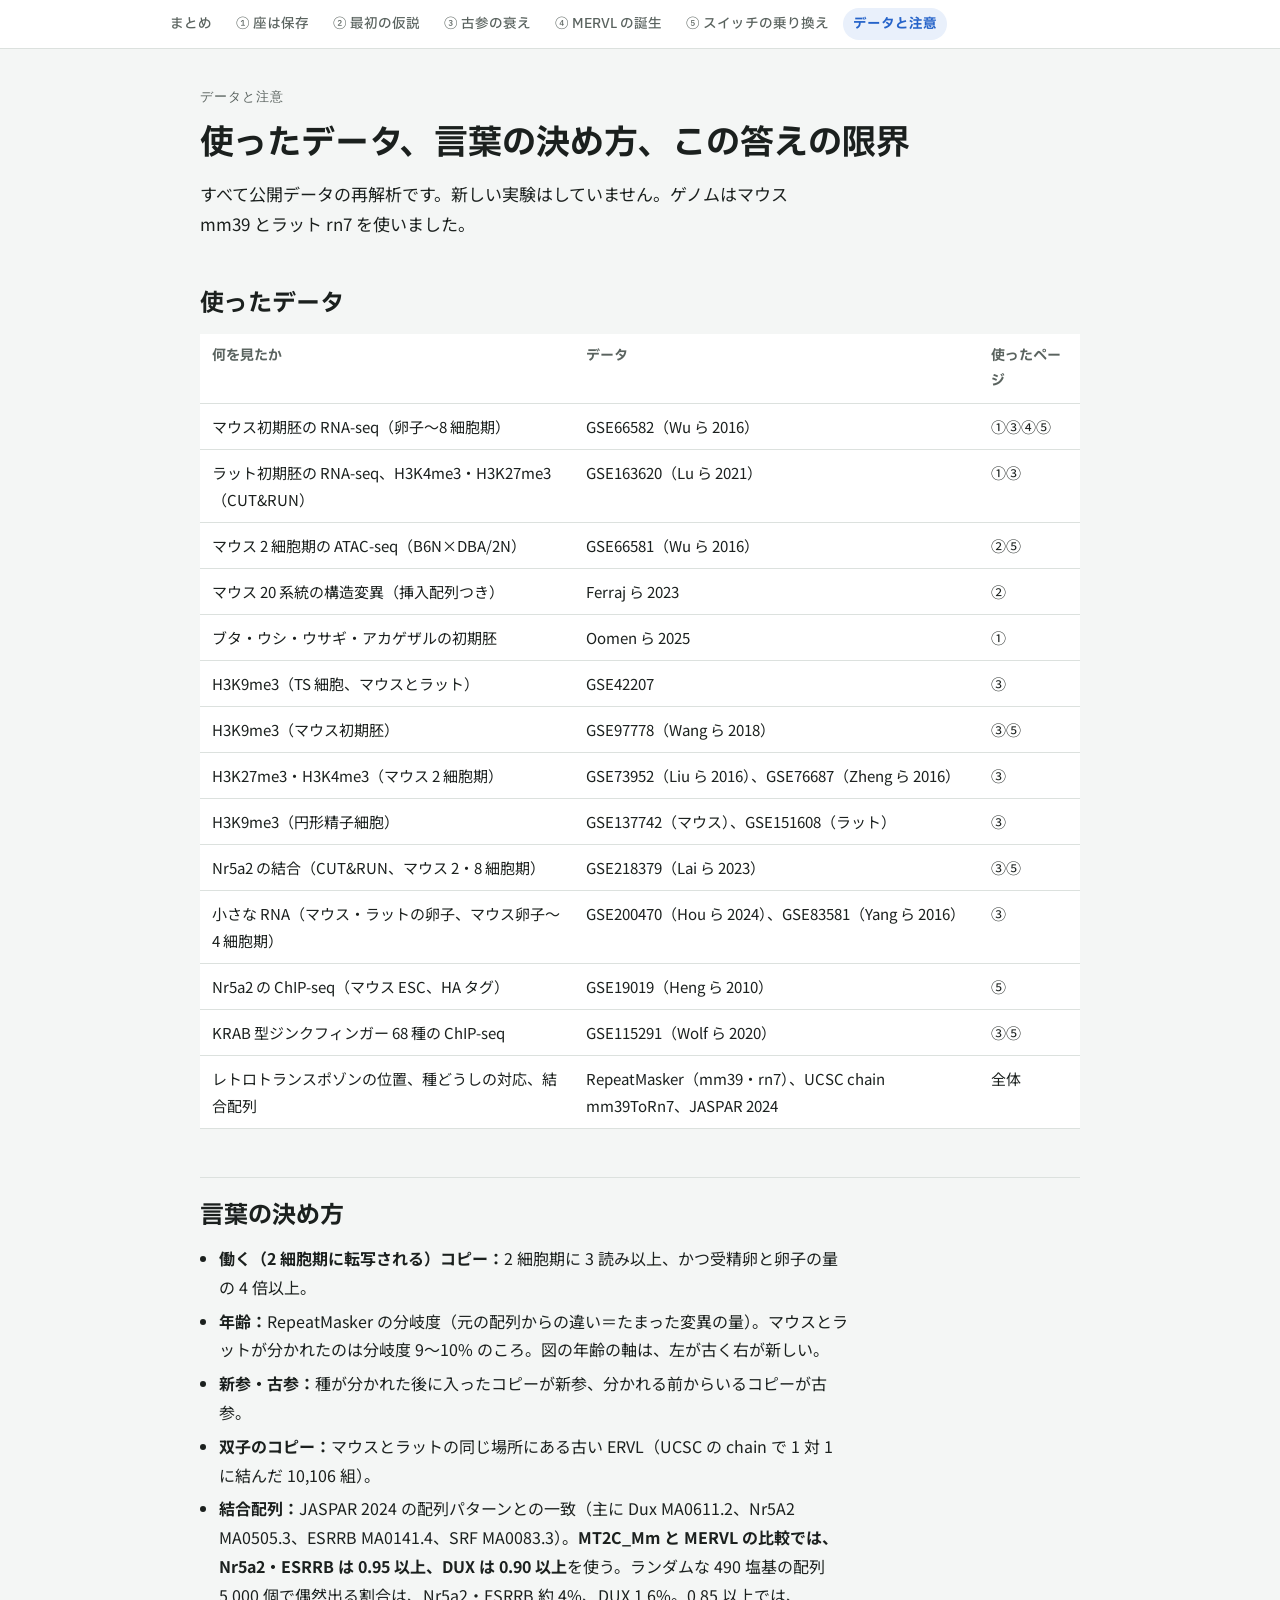
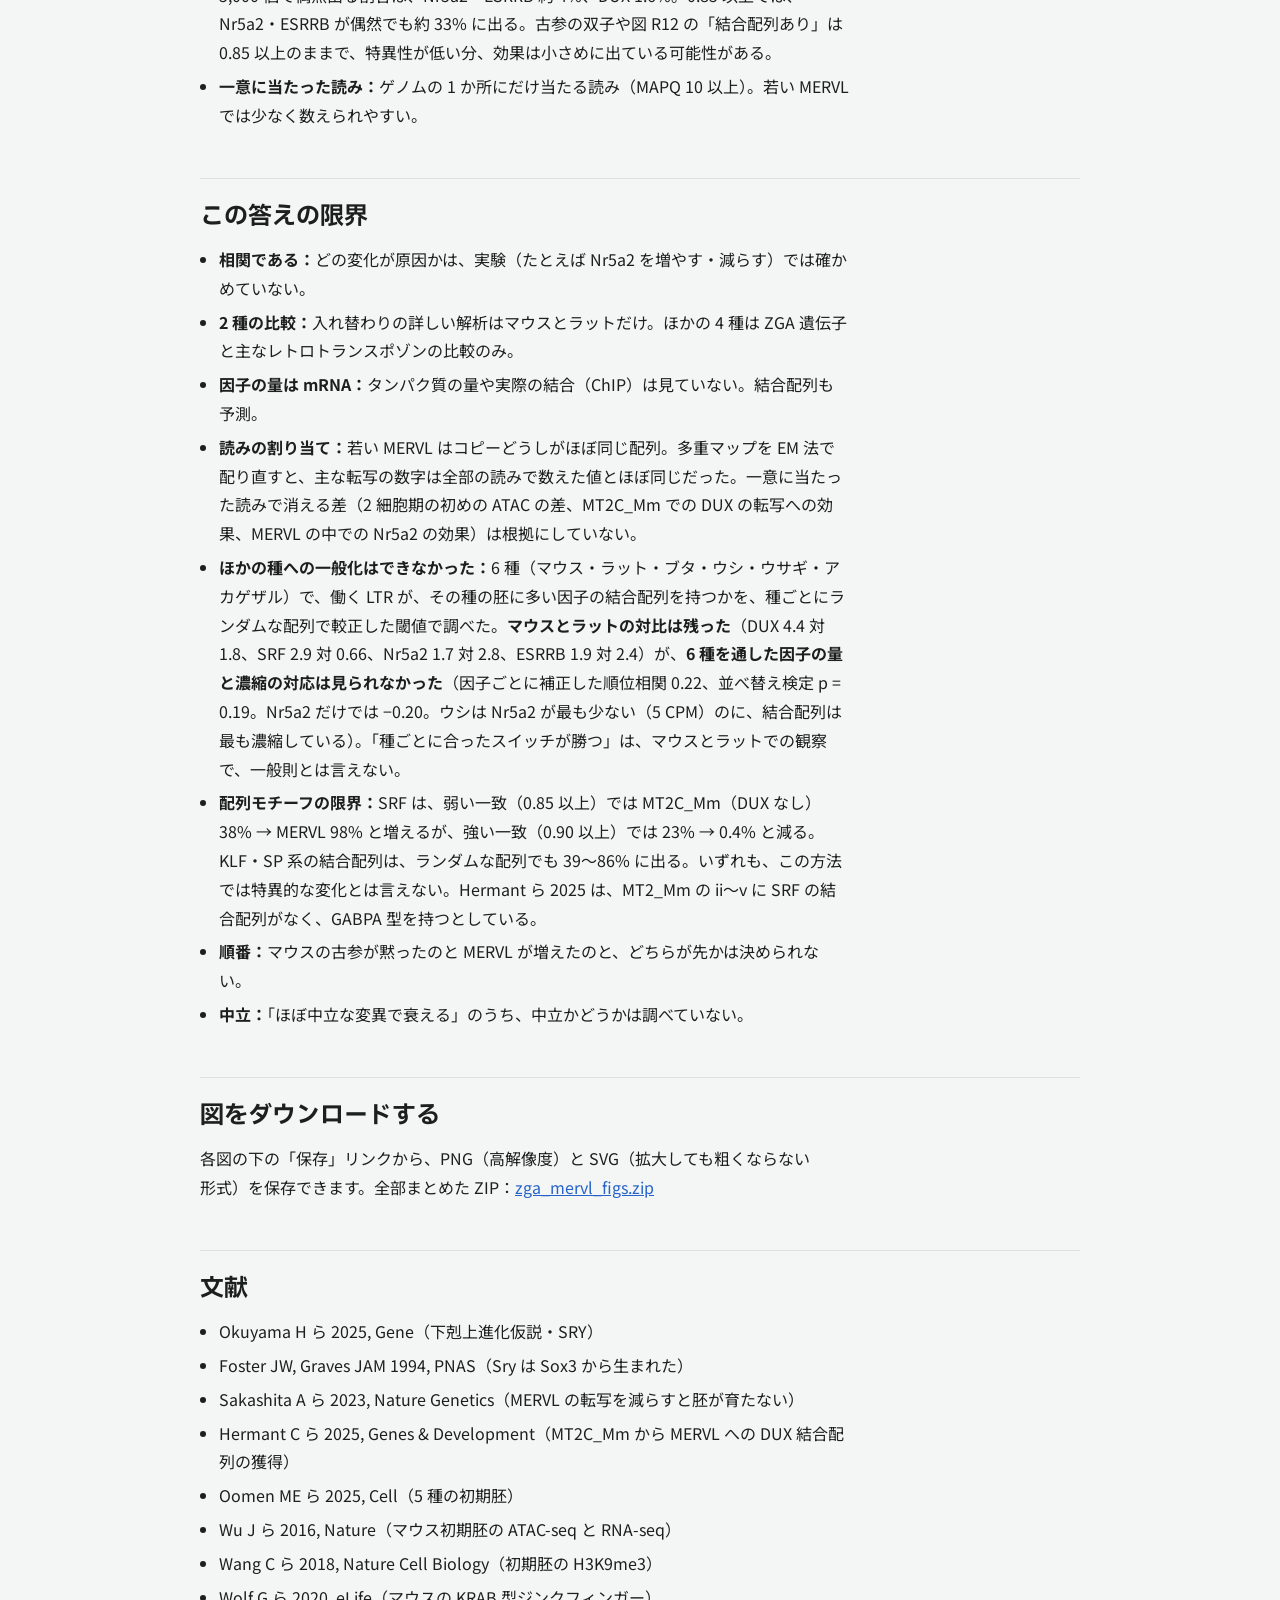
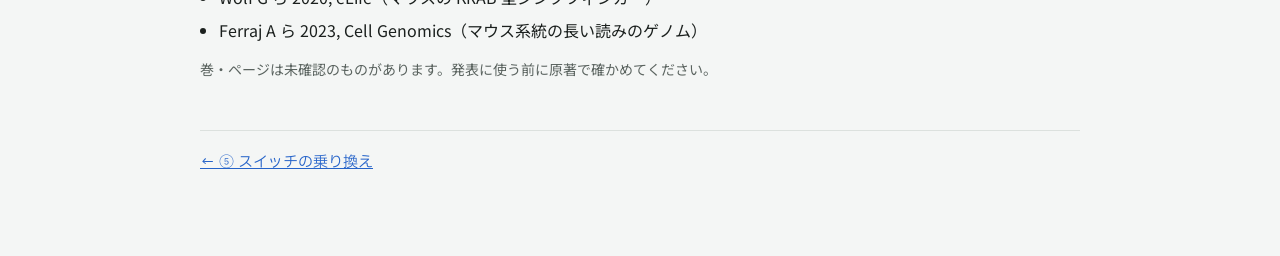
<file: methods.html>
<!doctype html>
<html lang="ja"><head>
<meta name="robots" content="noindex"><meta charset="utf-8">
<meta name="viewport" content="width=device-width,initial-scale=1,viewport-fit=cover">
<style>:root{padding-top:env(safe-area-inset-top,0px);padding-bottom:env(safe-area-inset-bottom,0px)}img{max-width:100%}[hidden]{display:none!important}</style>
<title>データと注意｜レトロトランスポゾンの下剋上</title>
<meta name="claude:viewport-fit-sides" content="cover">
<link rel="preconnect" href="https://fonts.googleapis.com">
<link rel="stylesheet" href="https://fonts.googleapis.com/css2?family=IBM+Plex+Sans+JP:wght@500;700&family=Noto+Sans+JP:wght@400;500;700&family=IBM+Plex+Mono:wght@500&display=swap">
<link rel="stylesheet" href="style.css">
</head><body>
<nav class="site wrap" aria-label="ページ"><div class="in"><a href="index.html">まとめ</a><a href="seat.html">① 座は保存</a><a href="insertion.html">② 最初の仮説</a><a href="decline.html">③ 古参の衰え</a><a href="origin.html">④ MERVL の誕生</a><a href="switch.html">⑤ スイッチの乗り換え</a><a href="methods.html" aria-current="page">データと注意</a></div></nav>
<div class="wrap"><main>
<header class="page">
  <span class="kicker">データと注意</span>
  <h1>使ったデータ、言葉の決め方、この答えの限界</h1>
  <p class="lead">すべて公開データの再解析です。新しい実験はしていません。ゲノムはマウス mm39 とラット rn7 を使いました。</p>
</header>

<section>
  <h2>使ったデータ</h2>
  <div class="tablewrap">
    <table>
      <thead><tr><th>何を見たか</th><th>データ</th><th>使ったページ</th></tr></thead>
      <tbody>
        <tr><td>マウス初期胚の RNA-seq（卵子〜8 細胞期）</td><td>GSE66582（Wu ら 2016）</td><td>①③④⑤</td></tr>
        <tr><td>ラット初期胚の RNA-seq、H3K4me3・H3K27me3（CUT&amp;RUN）</td><td>GSE163620（Lu ら 2021）</td><td>①③</td></tr>
        <tr><td>マウス 2 細胞期の ATAC-seq（B6N×DBA/2N）</td><td>GSE66581（Wu ら 2016）</td><td>②⑤</td></tr>
        <tr><td>マウス 20 系統の構造変異（挿入配列つき）</td><td>Ferraj ら 2023</td><td>②</td></tr>
        <tr><td>ブタ・ウシ・ウサギ・アカゲザルの初期胚</td><td>Oomen ら 2025</td><td>①</td></tr>
        <tr><td>H3K9me3（TS 細胞、マウスとラット）</td><td>GSE42207</td><td>③</td></tr>
        <tr><td>H3K9me3（マウス初期胚）</td><td>GSE97778（Wang ら 2018）</td><td>③⑤</td></tr>
        <tr><td>H3K27me3・H3K4me3（マウス 2 細胞期）</td><td>GSE73952（Liu ら 2016）、GSE76687（Zheng ら 2016）</td><td>③</td></tr>
        <tr><td>H3K9me3（円形精子細胞）</td><td>GSE137742（マウス）、GSE151608（ラット）</td><td>③</td></tr>
        <tr><td>Nr5a2 の結合（CUT&amp;RUN、マウス 2・8 細胞期）</td><td>GSE218379（Lai ら 2023）</td><td>③⑤</td></tr>
        <tr><td>小さな RNA（マウス・ラットの卵子、マウス卵子〜4 細胞期）</td><td>GSE200470（Hou ら 2024）、GSE83581（Yang ら 2016）</td><td>③</td></tr>
        <tr><td>Nr5a2 の ChIP-seq（マウス ESC、HA タグ）</td><td>GSE19019（Heng ら 2010）</td><td>⑤</td></tr>
        <tr><td>KRAB 型ジンクフィンガー 68 種の ChIP-seq</td><td>GSE115291（Wolf ら 2020）</td><td>③⑤</td></tr>
        <tr><td>レトロトランスポゾンの位置、種どうしの対応、結合配列</td><td>RepeatMasker（mm39・rn7）、UCSC chain mm39ToRn7、JASPAR 2024</td><td>全体</td></tr>
      </tbody>
    </table>
  </div>
</section>

<section class="stage">
  <h2>言葉の決め方</h2>
  <ul class="plain">
    <li><b>働く（2 細胞期に転写される）コピー：</b>2 細胞期に 3 読み以上、かつ受精卵と卵子の量の 4 倍以上。</li>
    <li><b>年齢：</b>RepeatMasker の分岐度（元の配列からの違い＝たまった変異の量）。マウスとラットが分かれたのは分岐度 9〜10% のころ。図の年齢の軸は、左が古く右が新しい。</li>
    <li><b>新参・古参：</b>種が分かれた後に入ったコピーが新参、分かれる前からいるコピーが古参。</li>
    <li><b>双子のコピー：</b>マウスとラットの同じ場所にある古い ERVL（UCSC の chain で 1 対 1 に結んだ 10,106 組）。</li>
    <li><b>結合配列：</b>JASPAR 2024 の配列パターンとの一致（主に Dux MA0611.2、Nr5A2 MA0505.3、ESRRB MA0141.4、SRF MA0083.3）。<b>MT2C_Mm と MERVL の比較では、Nr5a2・ESRRB は 0.95 以上、DUX は 0.90 以上</b>を使う。ランダムな 490 塩基の配列 5,000 個で偶然出る割合は、Nr5a2・ESRRB 約 4%、DUX 1.6%。0.85 以上では、Nr5a2・ESRRB が偶然でも約 33% に出る。古参の双子や図 R12 の「結合配列あり」は 0.85 以上のままで、特異性が低い分、効果は小さめに出ている可能性がある。</li>
    <li><b>一意に当たった読み：</b>ゲノムの 1 か所にだけ当たる読み（MAPQ 10 以上）。若い MERVL では少なく数えられやすい。</li>
  </ul>
</section>

<section class="stage">
  <h2>この答えの限界</h2>
  <ul class="plain">
    <li><b>相関である：</b>どの変化が原因かは、実験（たとえば Nr5a2 を増やす・減らす）では確かめていない。</li>
    <li><b>2 種の比較：</b>入れ替わりの詳しい解析はマウスとラットだけ。ほかの 4 種は ZGA 遺伝子と主なレトロトランスポゾンの比較のみ。</li>
    <li><b>因子の量は mRNA：</b>タンパク質の量や実際の結合（ChIP）は見ていない。結合配列も予測。</li>
    <li><b>読みの割り当て：</b>若い MERVL はコピーどうしがほぼ同じ配列。多重マップを EM 法で配り直すと、主な転写の数字は全部の読みで数えた値とほぼ同じだった。一意に当たった読みで消える差（2 細胞期の初めの ATAC の差、MT2C_Mm での DUX の転写への効果、MERVL の中での Nr5a2 の効果）は根拠にしていない。</li>
    <li><b>ほかの種への一般化はできなかった：</b>6 種（マウス・ラット・ブタ・ウシ・ウサギ・アカゲザル）で、働く LTR が、その種の胚に多い因子の結合配列を持つかを、種ごとにランダムな配列で較正した閾値で調べた。<b>マウスとラットの対比は残った</b>（DUX 4.4 対 1.8、SRF 2.9 対 0.66、Nr5a2 1.7 対 2.8、ESRRB 1.9 対 2.4）が、<b>6 種を通した因子の量と濃縮の対応は見られなかった</b>（因子ごとに補正した順位相関 0.22、並べ替え検定 p = 0.19。Nr5a2 だけでは −0.20。ウシは Nr5a2 が最も少ない（5 CPM）のに、結合配列は最も濃縮している）。「種ごとに合ったスイッチが勝つ」は、マウスとラットでの観察で、一般則とは言えない。</li>
    <li><b>配列モチーフの限界：</b>SRF は、弱い一致（0.85 以上）では MT2C_Mm（DUX なし）38% → MERVL 98% と増えるが、強い一致（0.90 以上）では 23% → 0.4% と減る。KLF・SP 系の結合配列は、ランダムな配列でも 39〜86% に出る。いずれも、この方法では特異的な変化とは言えない。Hermant ら 2025 は、MT2_Mm の ii〜v に SRF の結合配列がなく、GABPA 型を持つとしている。</li>
    <li><b>順番：</b>マウスの古参が黙ったのと MERVL が増えたのと、どちらが先かは決められない。</li>
    <li><b>中立：</b>「ほぼ中立な変異で衰える」のうち、中立かどうかは調べていない。</li>
  </ul>
</section>



<section class="stage">
  <h2>図をダウンロードする</h2>
  <p>各図の下の「保存」リンクから、PNG（高解像度）と SVG（拡大しても粗くならない形式）を保存できます。全部まとめた ZIP：<a href="figs/zga_mervl_figs.zip" download>zga_mervl_figs.zip</a></p>
  
</section>

<section class="stage">
  <h2>文献</h2>
  <ul class="plain">
    <li>Okuyama H ら 2025, Gene（下剋上進化仮説・SRY）</li>
    <li>Foster JW, Graves JAM 1994, PNAS（Sry は Sox3 から生まれた）</li>
    <li>Sakashita A ら 2023, Nature Genetics（MERVL の転写を減らすと胚が育たない）</li>
    <li>Hermant C ら 2025, Genes &amp; Development（MT2C_Mm から MERVL への DUX 結合配列の獲得）</li>
    <li>Oomen ME ら 2025, Cell（5 種の初期胚）</li>
    <li>Wu J ら 2016, Nature（マウス初期胚の ATAC-seq と RNA-seq）</li>
    <li>Wang C ら 2018, Nature Cell Biology（初期胚の H3K9me3）</li>
    <li>Wolf G ら 2020, eLife（マウスの KRAB 型ジンクフィンガー）</li>
    <li>Ferraj A ら 2023, Cell Genomics（マウス系統の長い読みのゲノム）</li>
  </ul>
  <p class="note">巻・ページは未確認のものがあります。発表に使う前に原著で確かめてください。</p>
</section>

<div class="pager"><a href="switch.html">← ⑤ スイッチの乗り換え</a><span></span></div>
</main></div>
</body></html>
</file>
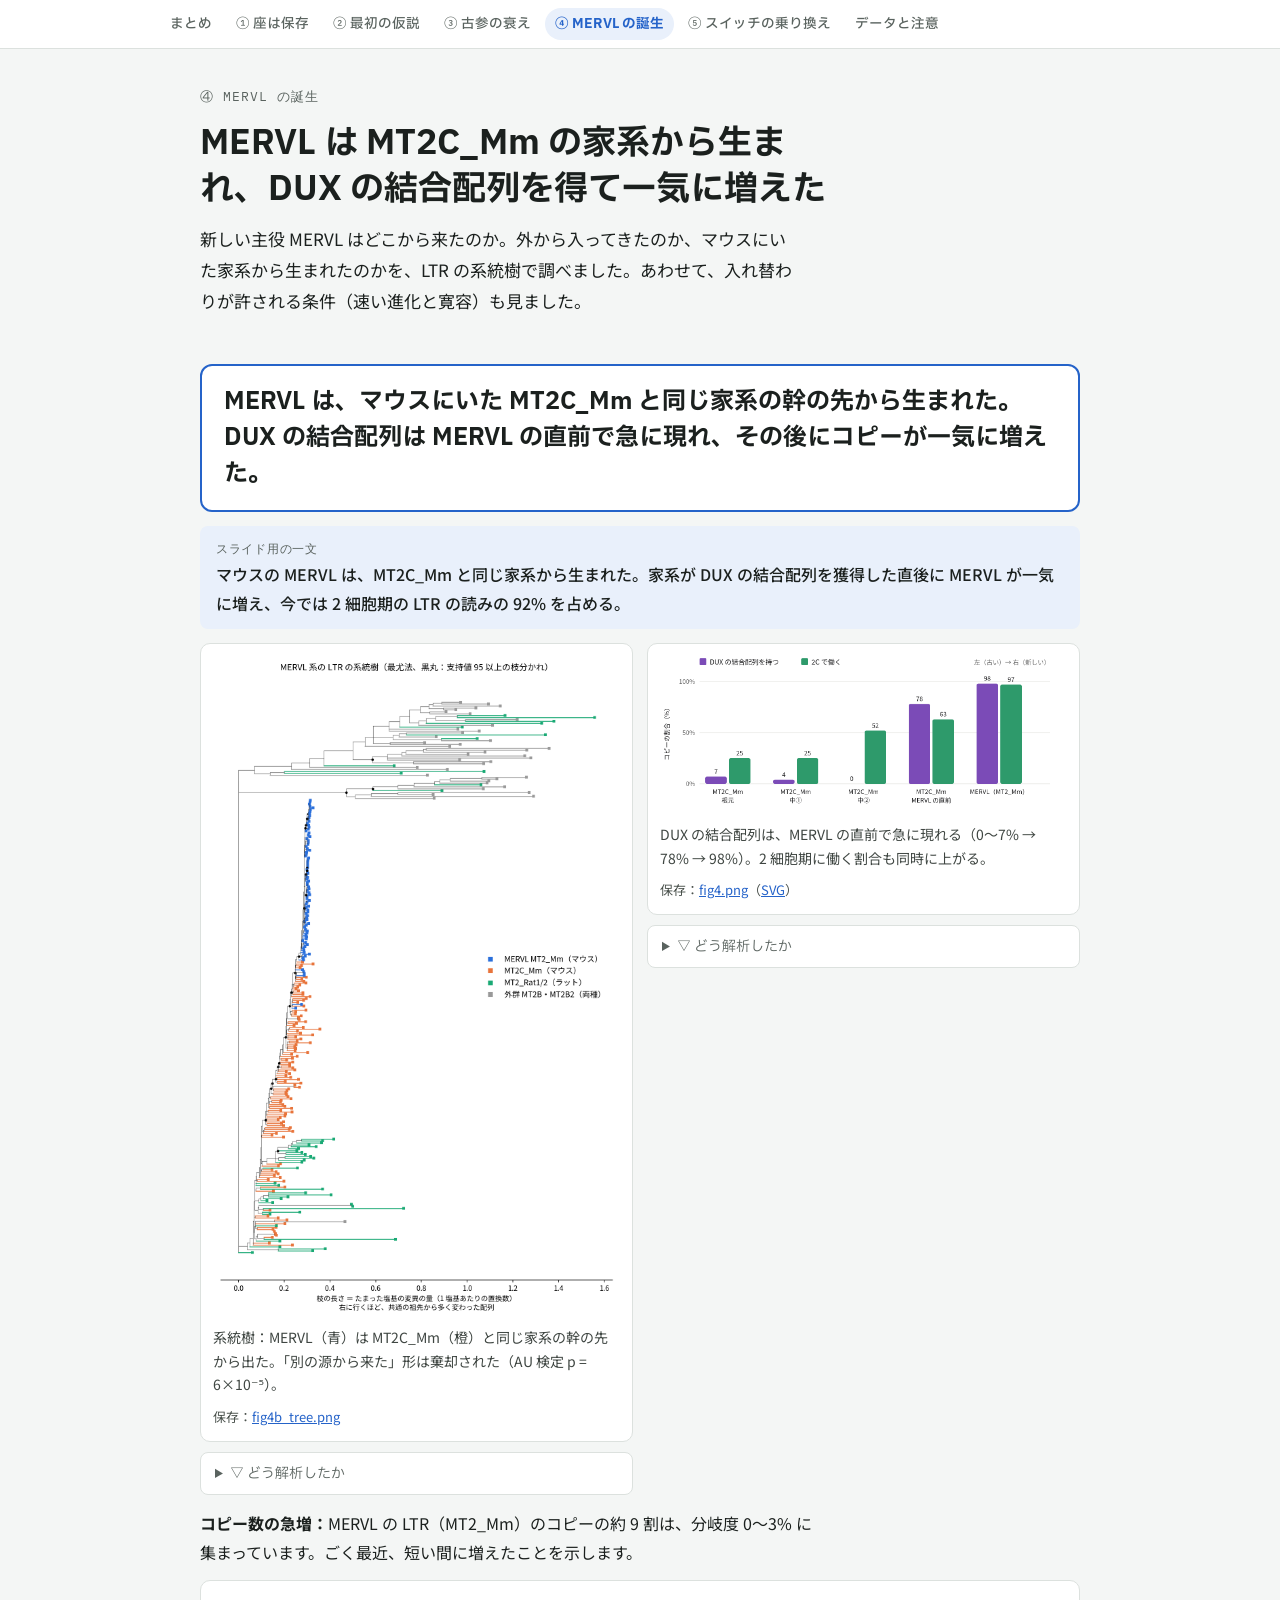
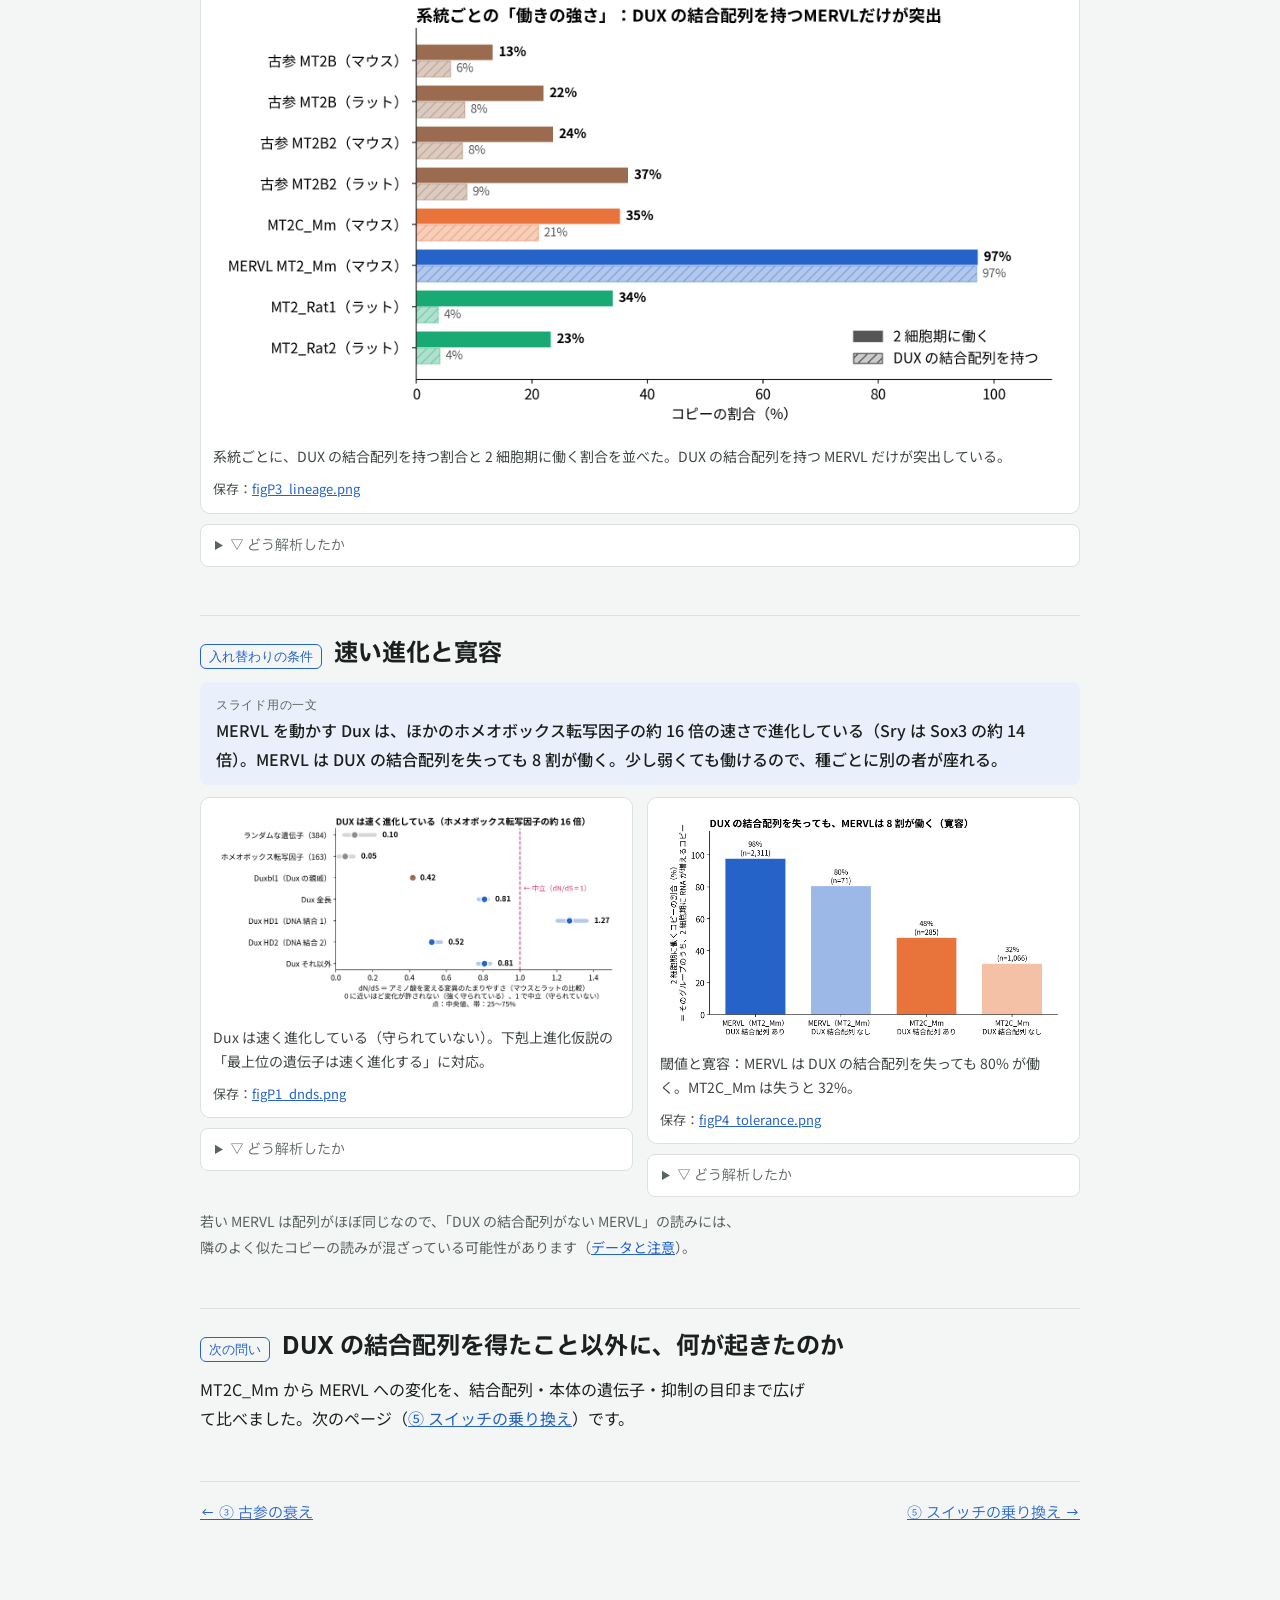
<file: origin.html>
<!doctype html>
<html lang="ja"><head>
<meta name="robots" content="noindex"><meta charset="utf-8">
<meta name="viewport" content="width=device-width,initial-scale=1,viewport-fit=cover">
<style>:root{padding-top:env(safe-area-inset-top,0px);padding-bottom:env(safe-area-inset-bottom,0px)}img{max-width:100%}[hidden]{display:none!important}</style>
<title>MERVL の誕生｜レトロトランスポゾンの下剋上</title>
<meta name="claude:viewport-fit-sides" content="cover">
<link rel="preconnect" href="https://fonts.googleapis.com">
<link rel="stylesheet" href="https://fonts.googleapis.com/css2?family=IBM+Plex+Sans+JP:wght@500;700&family=Noto+Sans+JP:wght@400;500;700&family=IBM+Plex+Mono:wght@500&display=swap">
<link rel="stylesheet" href="style.css">
</head><body>
<nav class="site wrap" aria-label="ページ"><div class="in"><a href="index.html">まとめ</a><a href="seat.html">① 座は保存</a><a href="insertion.html">② 最初の仮説</a><a href="decline.html">③ 古参の衰え</a><a href="origin.html" aria-current="page">④ MERVL の誕生</a><a href="switch.html">⑤ スイッチの乗り換え</a><a href="methods.html">データと注意</a></div></nav>
<div class="wrap"><main>
<header class="page">
  <span class="kicker">④ MERVL の誕生</span>
  <h1>MERVL は MT2C_Mm の家系から生まれ、DUX の結合配列を得て一気に増えた</h1>
  <p class="lead">新しい主役 MERVL はどこから来たのか。外から入ってきたのか、マウスにいた家系から生まれたのかを、LTR の系統樹で調べました。あわせて、入れ替わりが許される条件（速い進化と寛容）も見ました。</p>
</header>

<section>
  <div class="answer">
    <span class="big">MERVL は、マウスにいた MT2C_Mm と同じ家系の幹の先から生まれた。DUX の結合配列は MERVL の直前で急に現れ、その後にコピーが一気に増えた。</span>
  </div>
  <p class="slide"><span class="lab">スライド用の一文</span>マウスの MERVL は、MT2C_Mm と同じ家系から生まれた。家系が DUX の結合配列を獲得した直後に MERVL が一気に増え、今では 2 細胞期の LTR の読みの 92% を占める。</p>
  <div class="two">
<div class="stack"><figure>
  <img src="figs/fig4b_tree.png" alt="MERVL 系 LTR の系統樹。MT2C_Mm が 1 本の幹から順に枝分かれし、MERVL が幹の先にまとまる。" loading="lazy">
  <figcaption>系統樹：MERVL（青）は MT2C_Mm（橙）と同じ家系の幹の先から出た。「別の源から来た」形は棄却された（AU 検定 p = 6×10⁻⁵）。</figcaption>
  <span class="dl">保存：<a href="figs/fig4b_tree.png" download>fig4b_tree.png</a></span>
</figure>
<details class="how"><summary>どう解析したか</summary><ul><li>MT2C_Mm・MERVL（MT2_Mm）・ラットの MT2_Rat1/2 から代表コピーを選び、外群に MT2B・MT2B2 を加えて MAFFT で並べた。</li><li>IQ-TREE で最尤法の系統樹を作り、外群で根を決めた。黒丸は支持値 95 以上の枝分かれ。</li><li>「MERVL と MT2C_Mm は別々の系統」という形に縛った樹と AU 検定で比べた。</li></ul></details></div>
<div class="stack"><figure>
  <img src="figs/fig4.png" alt="系統樹の幹に沿った DUX の結合配列と活性。MERVL の直前で DUX の結合配列が現れる。" loading="lazy">
  <figcaption>DUX の結合配列は、MERVL の直前で急に現れる（0〜7% → 78% → 98%）。2 細胞期に働く割合も同時に上がる。</figcaption>
  <span class="dl">保存：<a href="figs/fig4.png" download>fig4.png</a>（<a href="figs/fig4.svg" download>SVG</a>）</span>
</figure>
<details class="how"><summary>どう解析したか</summary><ul><li>系統樹で MT2C_Mm のコピーが幹から分かれた位置（根からの距離）で 4 つに分け、根元から順に並べた。左が古く、右が新しい。</li><li>各グループで、DUX の結合配列を持つコピーの割合と、2 細胞期に働くコピーの割合を出した。</li></ul></details></div>
  </div>
  <p><b>コピー数の急増：</b>MERVL の LTR（MT2_Mm）のコピーの約 9 割は、分岐度 0〜3% に集まっています。ごく最近、短い間に増えたことを示します。</p>
<div class="stack"><figure>
  <img src="figs/figP3_lineage.png" alt="系統ごとの働きの強さ。DUX の結合配列を持つ MERVL だけが突出する。" loading="lazy">
  <figcaption>系統ごとに、DUX の結合配列を持つ割合と 2 細胞期に働く割合を並べた。DUX の結合配列を持つ MERVL だけが突出している。</figcaption>
  <span class="dl">保存：<a href="figs/figP3_lineage.png" download>figP3_lineage.png</a></span>
</figure>
<details class="how"><summary>どう解析したか</summary><ul><li>古参（MT2B・MT2B2、両種）、MT2C_Mm、MERVL、ラットの MT2_Rat1・MT2_Rat2 を並べ、それぞれ DUX の結合配列を持つコピーと働くコピーの割合を出した。</li></ul></details></div>
</section>

<section class="stage">
  <div class="stagehead"><span class="step">入れ替わりの条件</span><h2>速い進化と寛容</h2></div>
  <p class="slide"><span class="lab">スライド用の一文</span>MERVL を動かす Dux は、ほかのホメオボックス転写因子の約 16 倍の速さで進化している（Sry は Sox3 の約 14 倍）。MERVL は DUX の結合配列を失っても 8 割が働く。少し弱くても働けるので、種ごとに別の者が座れる。</p>
  <div class="two">
<div class="stack"><figure>
  <img src="figs/figP1_dnds.png" alt="dN/dS の比較。Dux 0.81、HD1 1.27、ホメオボックス転写因子 0.05、ランダムな遺伝子 0.10。" loading="lazy">
  <figcaption>Dux は速く進化している（守られていない）。下剋上進化仮説の「最上位の遺伝子は速く進化する」に対応。</figcaption>
  <span class="dl">保存：<a href="figs/figP1_dnds.png" download>figP1_dnds.png</a></span>
</figure>
<details class="how"><summary>どう解析したか</summary><ul><li>Dux（と 1 つ目のホメオドメイン HD1）の配列を種のあいだで並べ、アミノ酸を変える変異と変えない変異の比（dN/dS）を出した。</li><li>ほかのホメオボックス転写因子と、ランダムに選んだ遺伝子の dN/dS と比べた。</li></ul></details></div>
<div class="stack"><figure>
  <img src="figs/figP4_tolerance.png" alt="DUX の結合配列の有無と 2 細胞期に働く割合。MERVL はなしでも 80%、MT2C_Mm はなしで 32%。" loading="lazy">
  <figcaption>閾値と寛容：MERVL は DUX の結合配列を失っても 80% が働く。MT2C_Mm は失うと 32%。</figcaption>
  <span class="dl">保存：<a href="figs/figP4_tolerance.png" download>figP4_tolerance.png</a></span>
</figure>
<details class="how"><summary>どう解析したか</summary><ul><li>MERVL 系の LTR（MT2_Mm と MT2C_Mm）のコピーごとに、DUX の結合配列の有無と 2 細胞期に働くかを数えた。</li></ul></details></div>
  </div>
  <p class="note">若い MERVL は配列がほぼ同じなので、「DUX の結合配列がない MERVL」の読みには、隣のよく似たコピーの読みが混ざっている可能性があります（<a href="methods.html">データと注意</a>）。</p>
</section>

<section class="stage">
  <div class="stagehead"><span class="step">次の問い</span><h2>DUX の結合配列を得たこと以外に、何が起きたのか</h2></div>
  <p>MT2C_Mm から MERVL への変化を、結合配列・本体の遺伝子・抑制の目印まで広げて比べました。次のページ（<a href="switch.html">⑤ スイッチの乗り換え</a>）です。</p>
</section>

<div class="pager"><a href="decline.html">← ③ 古参の衰え</a><a href="switch.html">⑤ スイッチの乗り換え →</a></div>
</main></div>
</body></html>
</file>
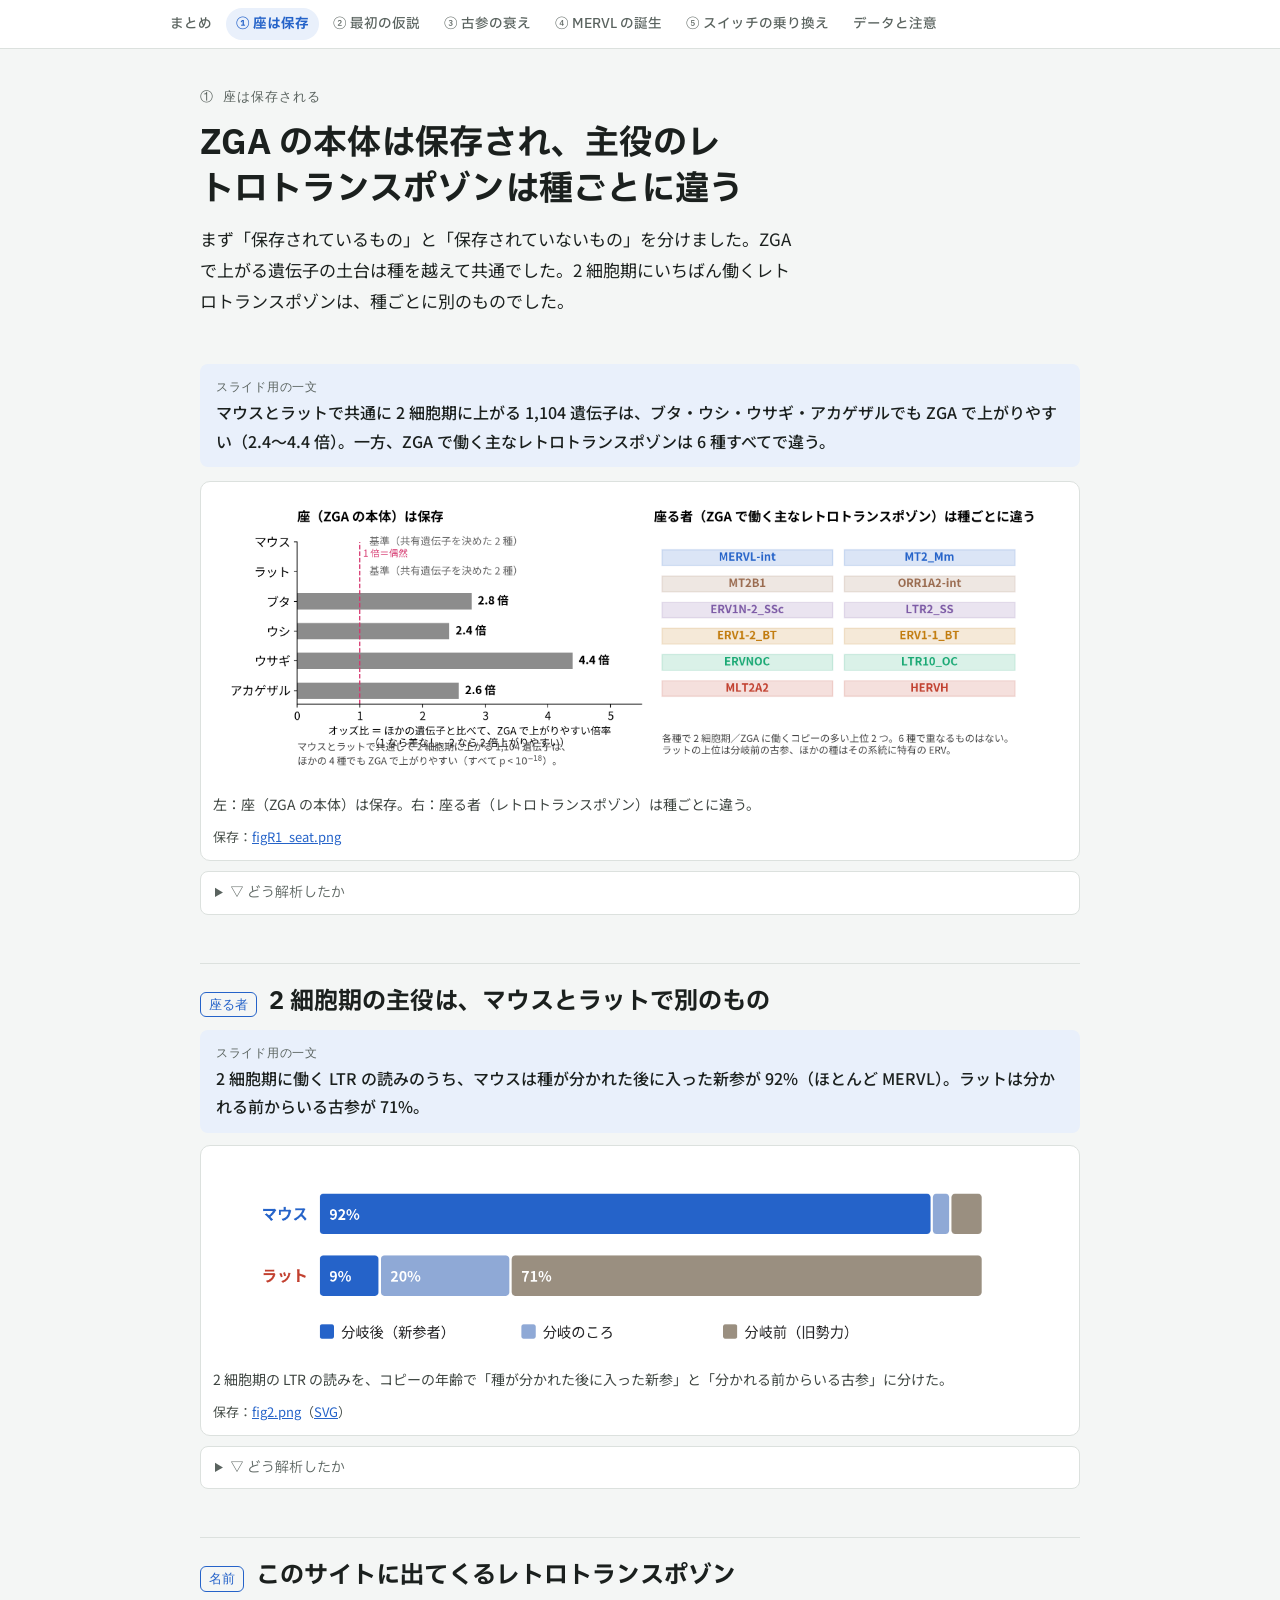
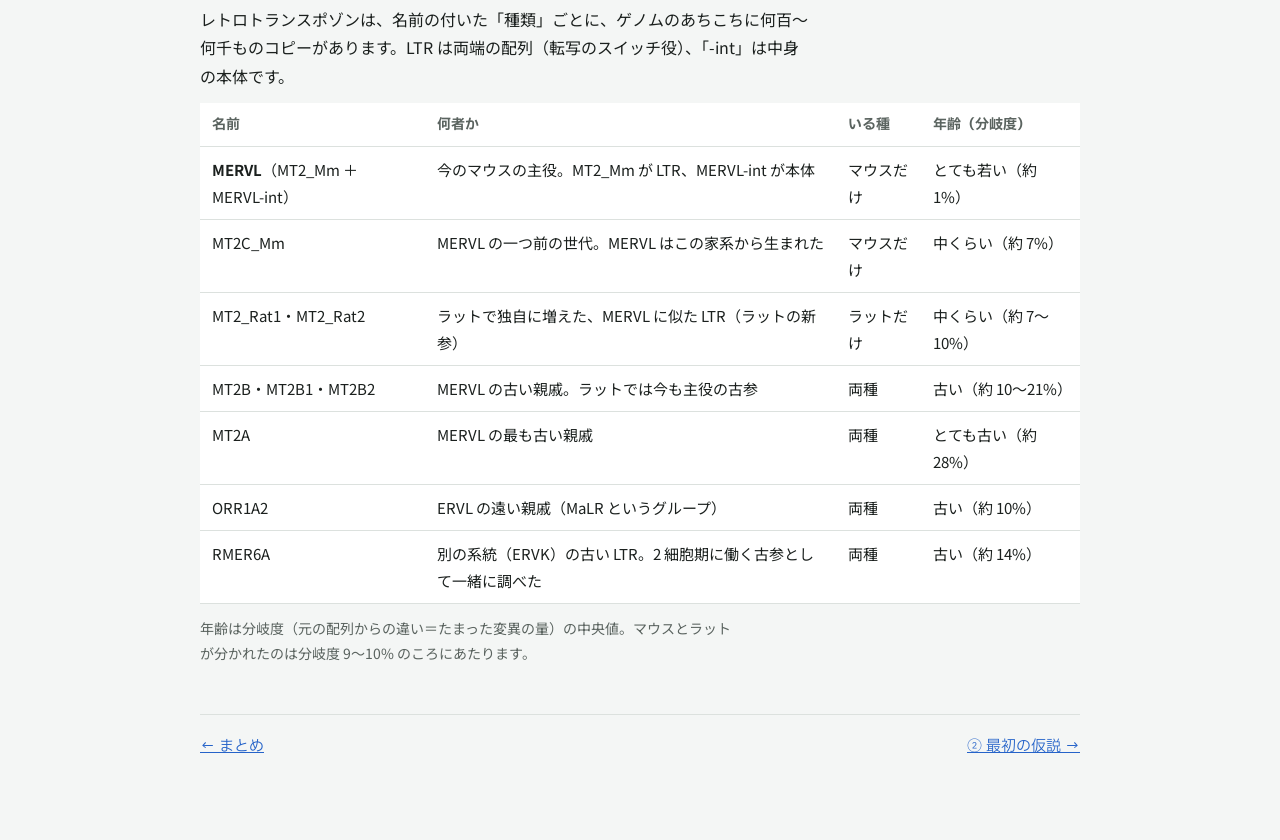
<file: seat.html>
<!doctype html>
<html lang="ja"><head>
<meta name="robots" content="noindex"><meta charset="utf-8">
<meta name="viewport" content="width=device-width,initial-scale=1,viewport-fit=cover">
<style>:root{padding-top:env(safe-area-inset-top,0px);padding-bottom:env(safe-area-inset-bottom,0px)}img{max-width:100%}[hidden]{display:none!important}</style>
<title>座は保存される｜レトロトランスポゾンの下剋上</title>
<meta name="claude:viewport-fit-sides" content="cover">
<link rel="preconnect" href="https://fonts.googleapis.com">
<link rel="stylesheet" href="https://fonts.googleapis.com/css2?family=IBM+Plex+Sans+JP:wght@500;700&family=Noto+Sans+JP:wght@400;500;700&family=IBM+Plex+Mono:wght@500&display=swap">
<link rel="stylesheet" href="style.css">
</head><body>
<nav class="site wrap" aria-label="ページ"><div class="in"><a href="index.html">まとめ</a><a href="seat.html" aria-current="page">① 座は保存</a><a href="insertion.html">② 最初の仮説</a><a href="decline.html">③ 古参の衰え</a><a href="origin.html">④ MERVL の誕生</a><a href="switch.html">⑤ スイッチの乗り換え</a><a href="methods.html">データと注意</a></div></nav>
<div class="wrap"><main>
<header class="page">
  <span class="kicker">① 座は保存される</span>
  <h1>ZGA の本体は保存され、主役のレトロトランスポゾンは種ごとに違う</h1>
  <p class="lead">まず「保存されているもの」と「保存されていないもの」を分けました。ZGA で上がる遺伝子の土台は種を越えて共通でした。2 細胞期にいちばん働くレトロトランスポゾンは、種ごとに別のものでした。</p>
</header>

<section>
  <p class="slide"><span class="lab">スライド用の一文</span>マウスとラットで共通に 2 細胞期に上がる 1,104 遺伝子は、ブタ・ウシ・ウサギ・アカゲザルでも ZGA で上がりやすい（2.4〜4.4 倍）。一方、ZGA で働く主なレトロトランスポゾンは 6 種すべてで違う。</p>
<div class="stack"><figure>
  <img src="figs/figR1_seat.png" alt="左：共有 ZGA 遺伝子がほかの 4 種でも上がりやすいオッズ比。右：6 種で ZGA に働く主なレトロトランスポゾンがすべて違う。" loading="lazy">
  <figcaption>左：座（ZGA の本体）は保存。右：座る者（レトロトランスポゾン）は種ごとに違う。</figcaption>
  <span class="dl">保存：<a href="figs/figR1_seat.png" download>figR1_seat.png</a></span>
</figure>
<details class="how"><summary>どう解析したか</summary><ul><li>マウスとラットの初期胚 RNA-seq（マウス GSE66582、ラット GSE163620）で、2 細胞期に 1 細胞期・卵子の 4 倍以上に上がる遺伝子を各種で選び、1 対 1 で対応する遺伝子（オルソログ）のうち両種で上がる 1,104 遺伝子を「共有 ZGA 遺伝子」とした。共有 ZGA 遺伝子のプロモーターには若い LTR がほとんどない（1% 未満）ので、土台はレトロトランスポゾンに頼っていない。</li><li>ブタ・ウシ・ウサギ・アカゲザルの初期胚データ（Oomen ら 2025）で、共有 ZGA 遺伝子が ZGA の時期に上がる割合を、ほかの遺伝子と比べた（オッズ比）。</li><li>各種で ZGA の時期にいちばん上がるレトロトランスポゾンの種類を比べた。</li></ul></details></div>
</section>

<section class="stage">
  <div class="stagehead"><span class="step">座る者</span><h2>2 細胞期の主役は、マウスとラットで別のもの</h2></div>
  <p class="slide"><span class="lab">スライド用の一文</span>2 細胞期に働く LTR の読みのうち、マウスは種が分かれた後に入った新参が 92%（ほとんど MERVL）。ラットは分かれる前からいる古参が 71%。</p>
<div class="stack"><figure>
  <img src="figs/fig2.png" alt="2 細胞期の LTR の読みの由来。マウスは分岐後の新参が 92%、ラットは分岐前の古参が 71%。" loading="lazy">
  <figcaption>2 細胞期の LTR の読みを、コピーの年齢で「種が分かれた後に入った新参」と「分かれる前からいる古参」に分けた。</figcaption>
  <span class="dl">保存：<a href="figs/fig2.png" download>fig2.png</a>（<a href="figs/fig2.svg" download>SVG</a>）</span>
</figure>
<details class="how"><summary>どう解析したか</summary><ul><li>2 細胞期に、受精卵・卵子より 4 倍以上増えた LTR コピーを「働くコピー」とし、その読みを合計した。</li><li>コピーの年齢は分岐度（元の配列からの違い）で決め、マウスとラットが分かれた分岐度 9〜10% を境に新参と古参に分けた。</li></ul></details></div>
</section>

<section class="stage">
  <div class="stagehead"><span class="step">名前</span><h2>このサイトに出てくるレトロトランスポゾン</h2></div>
  <p>レトロトランスポゾンは、名前の付いた「種類」ごとに、ゲノムのあちこちに何百〜何千ものコピーがあります。LTR は両端の配列（転写のスイッチ役）、「-int」は中身の本体です。</p>
  <div class="tablewrap">
    <table>
      <thead><tr><th>名前</th><th>何者か</th><th>いる種</th><th>年齢（分岐度）</th></tr></thead>
      <tbody>
        <tr><td><b>MERVL</b>（MT2_Mm ＋ MERVL-int）</td><td>今のマウスの主役。MT2_Mm が LTR、MERVL-int が本体</td><td>マウスだけ</td><td>とても若い（約 1%）</td></tr>
        <tr><td>MT2C_Mm</td><td>MERVL の一つ前の世代。MERVL はこの家系から生まれた</td><td>マウスだけ</td><td>中くらい（約 7%）</td></tr>
        <tr><td>MT2_Rat1・MT2_Rat2</td><td>ラットで独自に増えた、MERVL に似た LTR（ラットの新参）</td><td>ラットだけ</td><td>中くらい（約 7〜10%）</td></tr>
        <tr><td>MT2B・MT2B1・MT2B2</td><td>MERVL の古い親戚。ラットでは今も主役の古参</td><td>両種</td><td>古い（約 10〜21%）</td></tr>
        <tr><td>MT2A</td><td>MERVL の最も古い親戚</td><td>両種</td><td>とても古い（約 28%）</td></tr>
        <tr><td>ORR1A2</td><td>ERVL の遠い親戚（MaLR というグループ）</td><td>両種</td><td>古い（約 10%）</td></tr>
        <tr><td>RMER6A</td><td>別の系統（ERVK）の古い LTR。2 細胞期に働く古参として一緒に調べた</td><td>両種</td><td>古い（約 14%）</td></tr>
      </tbody>
    </table>
  </div>
  <p class="note">年齢は分岐度（元の配列からの違い＝たまった変異の量）の中央値。マウスとラットが分かれたのは分岐度 9〜10% のころにあたります。</p>
</section>

<div class="pager"><a href="index.html">← まとめ</a><a href="insertion.html">② 最初の仮説 →</a></div>
</main></div>
</body></html>
</file>
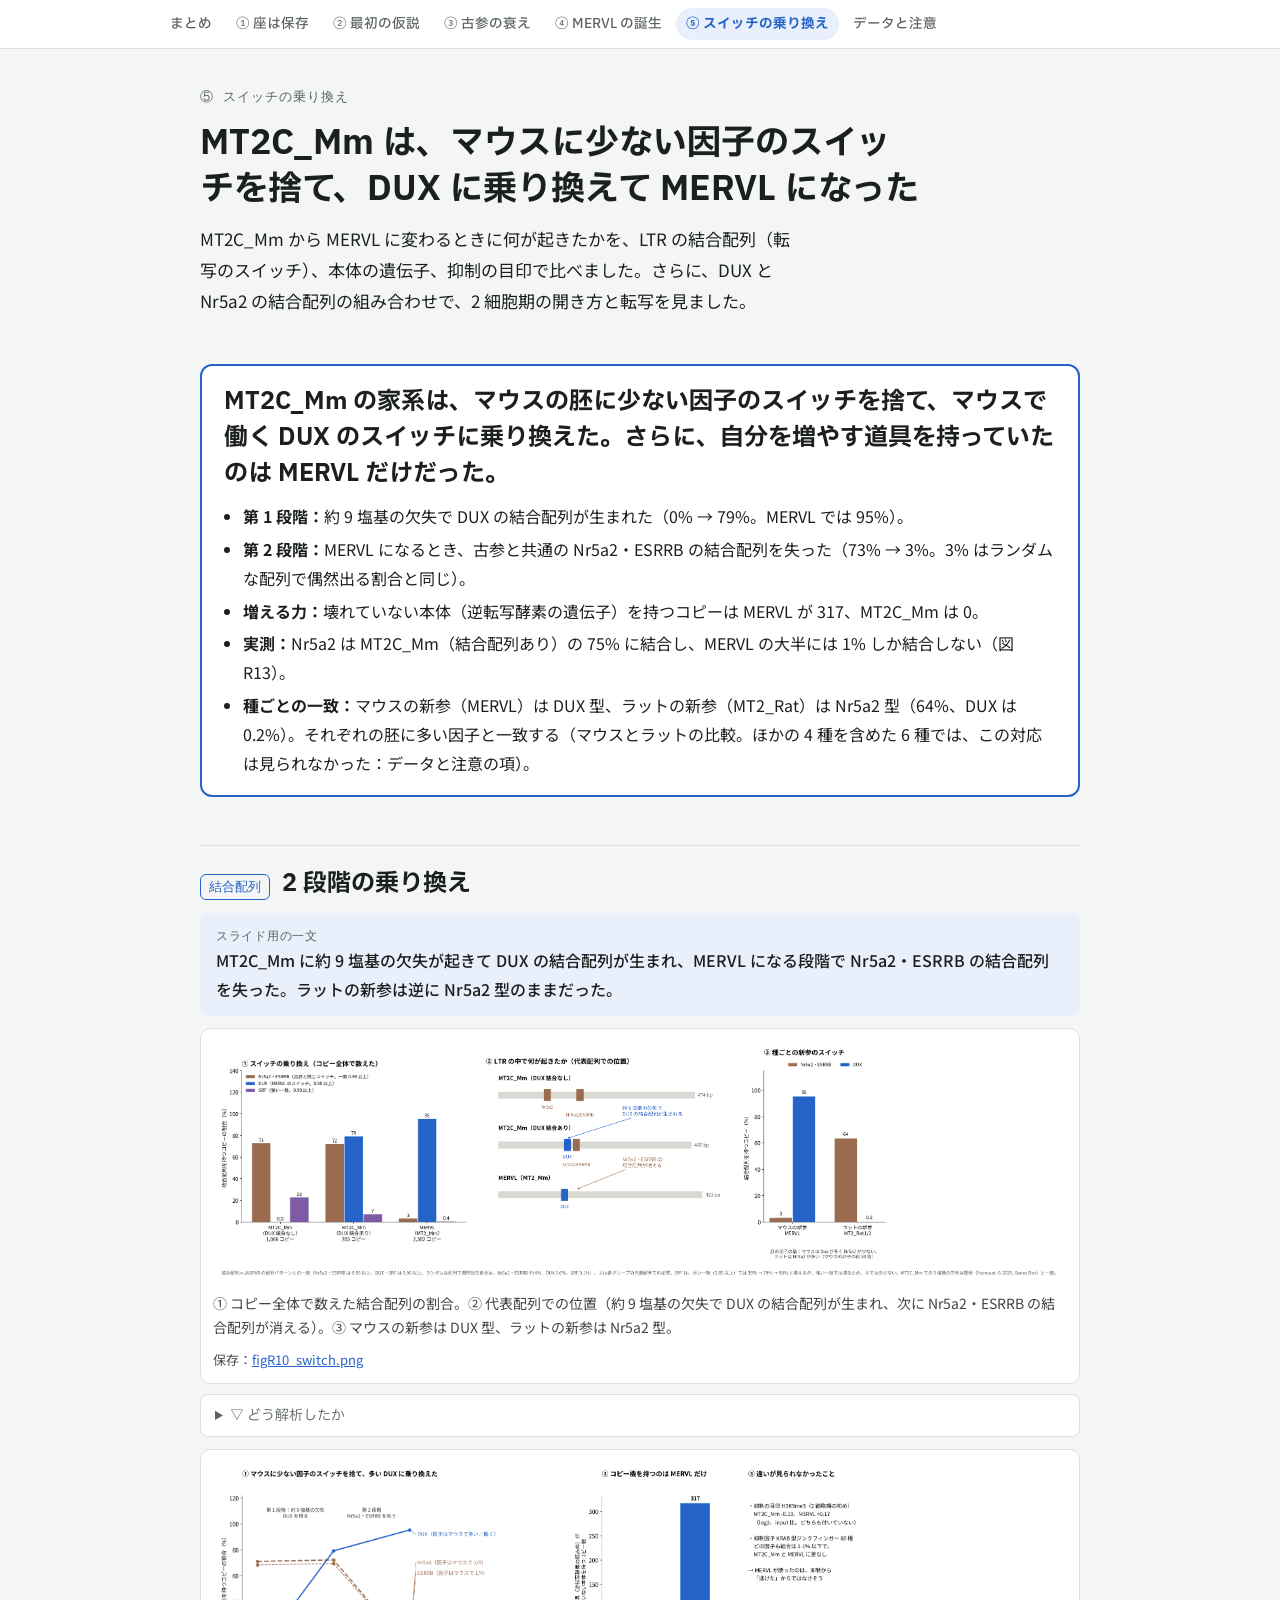
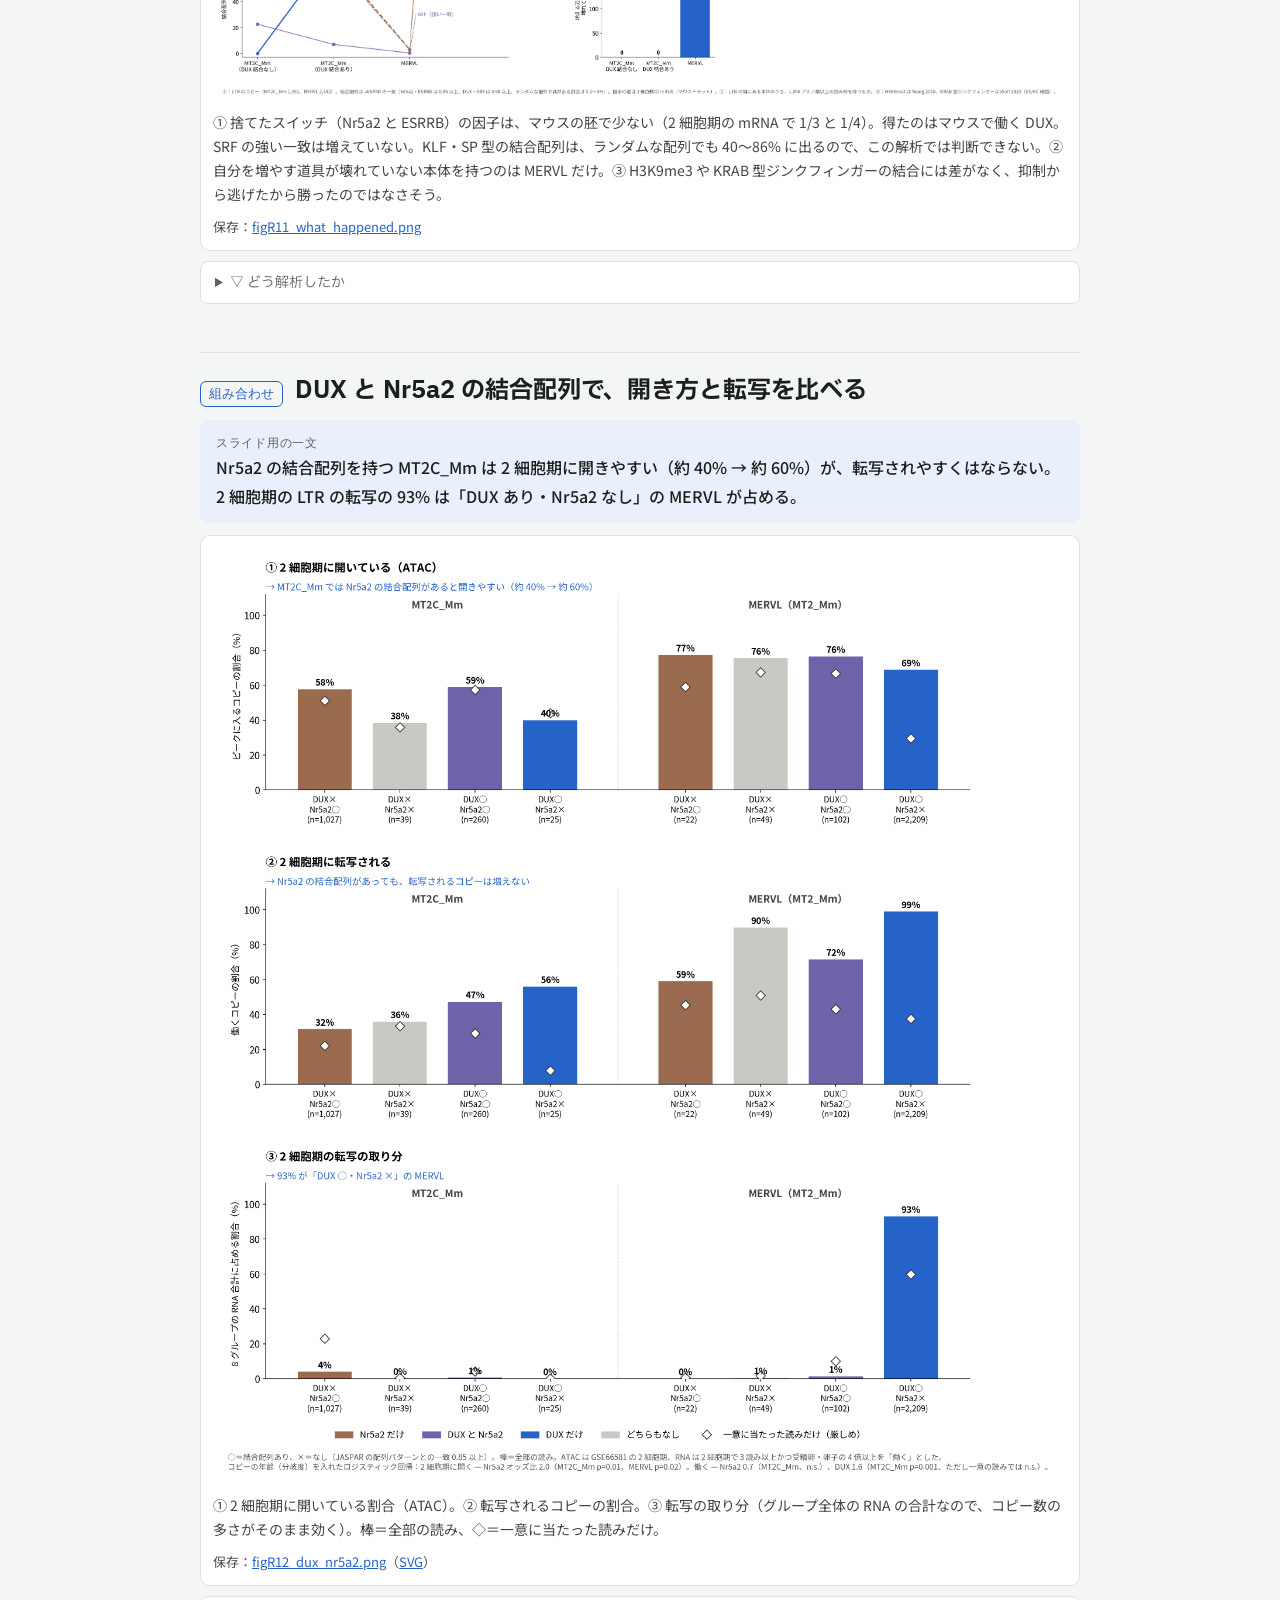
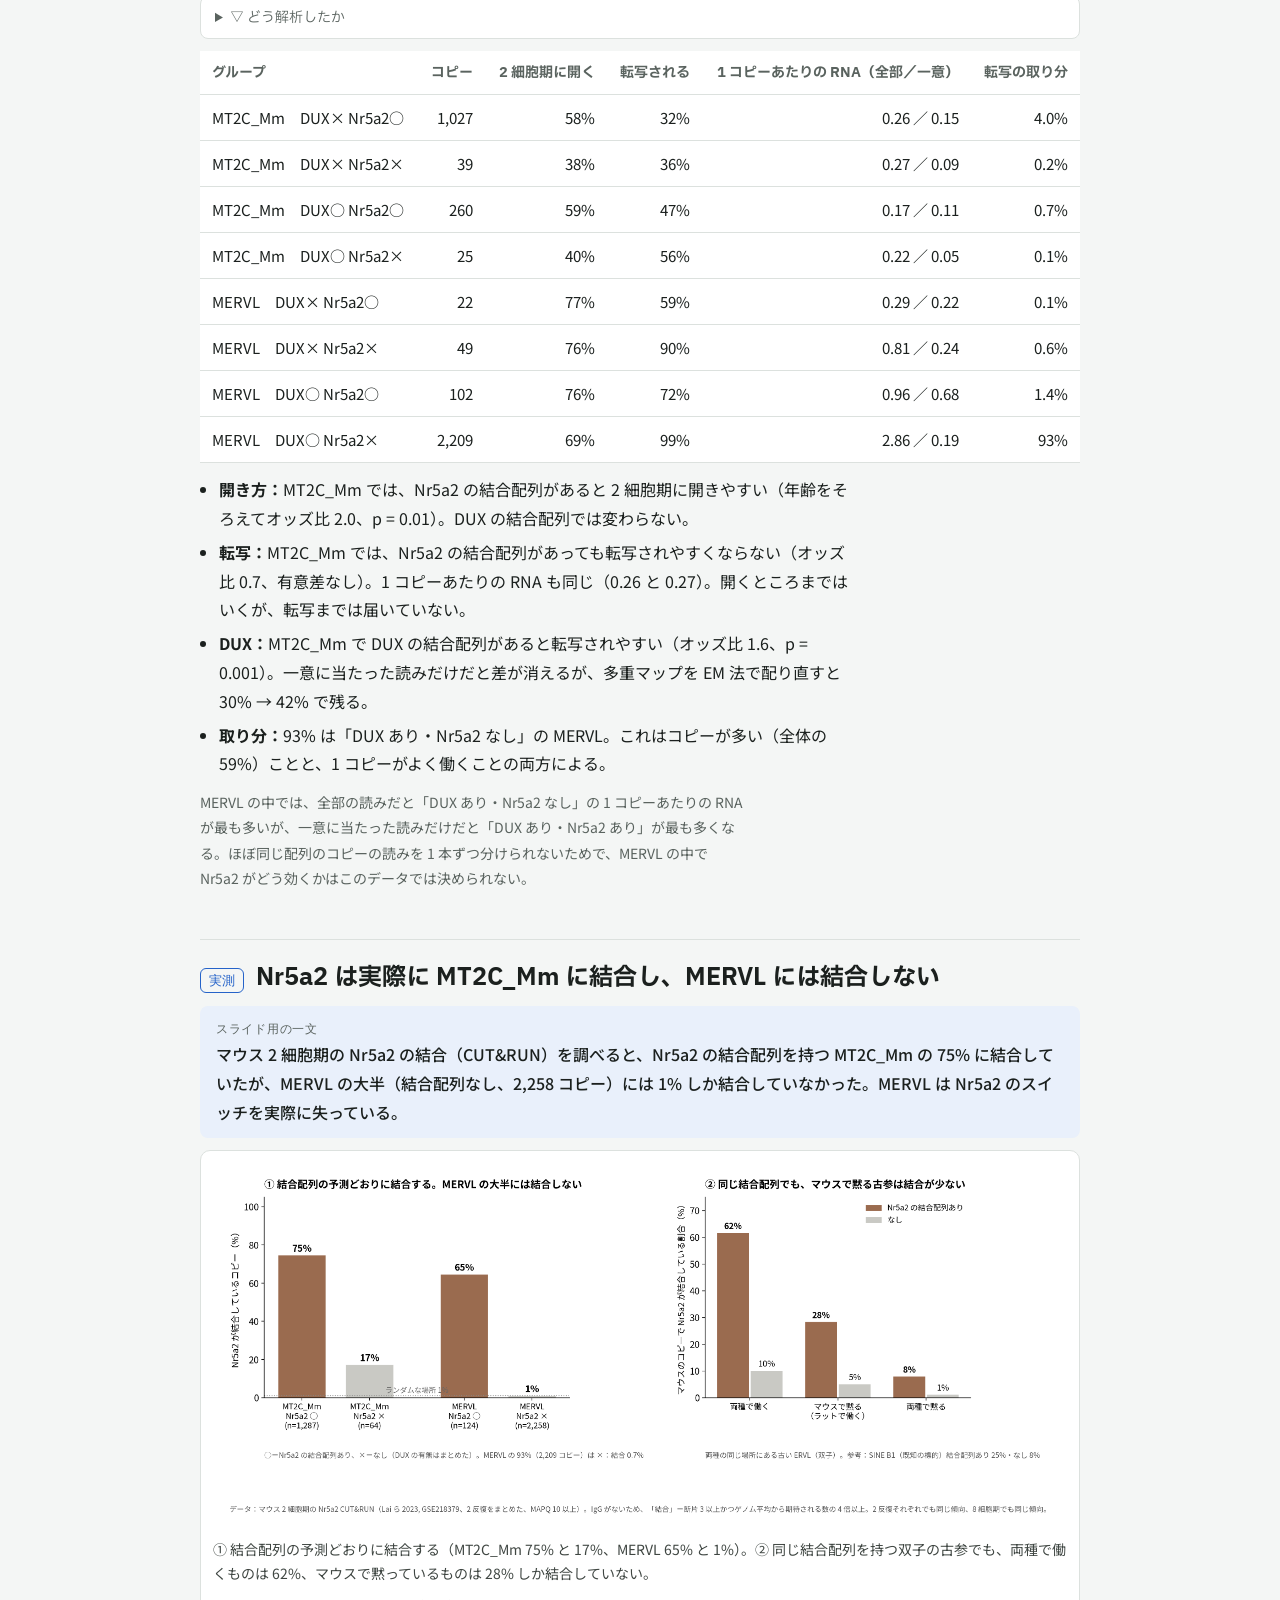
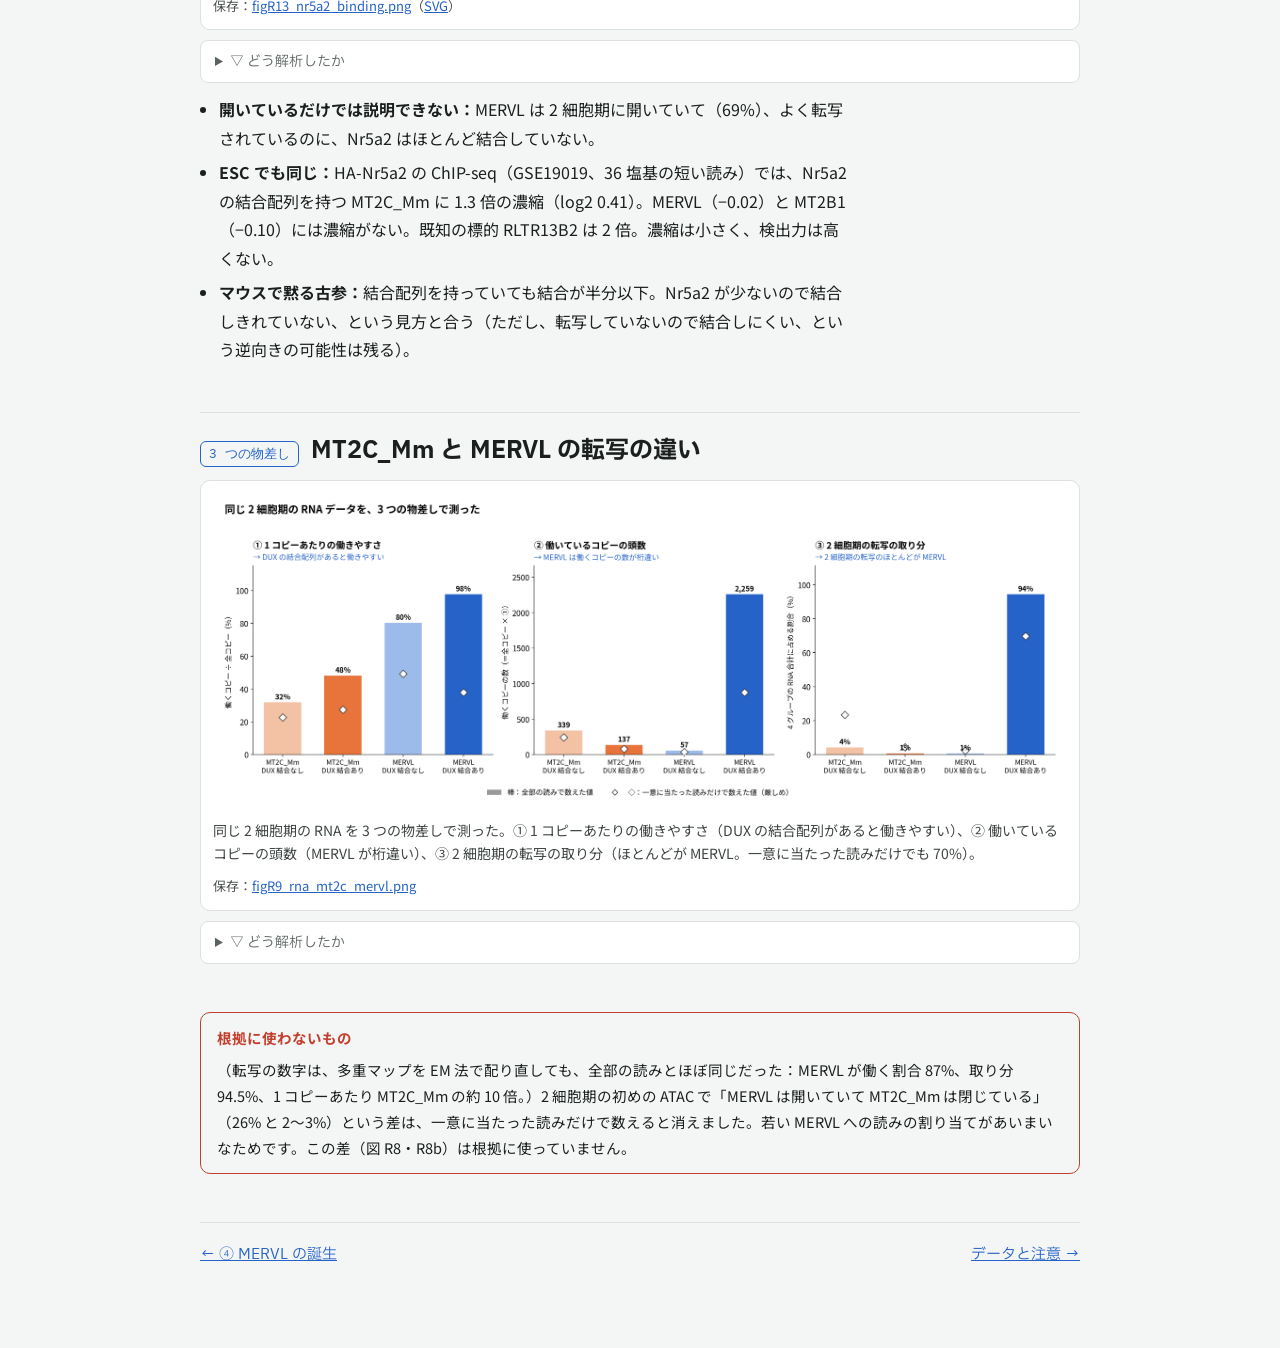
<file: switch.html>
<!doctype html>
<html lang="ja"><head>
<meta name="robots" content="noindex"><meta charset="utf-8">
<meta name="viewport" content="width=device-width,initial-scale=1,viewport-fit=cover">
<style>:root{padding-top:env(safe-area-inset-top,0px);padding-bottom:env(safe-area-inset-bottom,0px)}img{max-width:100%}[hidden]{display:none!important}</style>
<title>スイッチの乗り換え｜レトロトランスポゾンの下剋上</title>
<meta name="claude:viewport-fit-sides" content="cover">
<link rel="preconnect" href="https://fonts.googleapis.com">
<link rel="stylesheet" href="https://fonts.googleapis.com/css2?family=IBM+Plex+Sans+JP:wght@500;700&family=Noto+Sans+JP:wght@400;500;700&family=IBM+Plex+Mono:wght@500&display=swap">
<link rel="stylesheet" href="style.css">
</head><body>
<nav class="site wrap" aria-label="ページ"><div class="in"><a href="index.html">まとめ</a><a href="seat.html">① 座は保存</a><a href="insertion.html">② 最初の仮説</a><a href="decline.html">③ 古参の衰え</a><a href="origin.html">④ MERVL の誕生</a><a href="switch.html" aria-current="page">⑤ スイッチの乗り換え</a><a href="methods.html">データと注意</a></div></nav>
<div class="wrap"><main>
<header class="page">
  <span class="kicker">⑤ スイッチの乗り換え</span>
  <h1>MT2C_Mm は、マウスに少ない因子のスイッチを捨て、DUX に乗り換えて MERVL になった</h1>
  <p class="lead">MT2C_Mm から MERVL に変わるときに何が起きたかを、LTR の結合配列（転写のスイッチ）、本体の遺伝子、抑制の目印で比べました。さらに、DUX と Nr5a2 の結合配列の組み合わせで、2 細胞期の開き方と転写を見ました。</p>
</header>

<section>
  <div class="answer">
    <span class="big">MT2C_Mm の家系は、マウスの胚に少ない因子のスイッチを捨て、マウスで働く DUX のスイッチに乗り換えた。さらに、自分を増やす道具を持っていたのは MERVL だけだった。</span>
    <ul>
      <li><b>第 1 段階：</b>約 9 塩基の欠失で DUX の結合配列が生まれた（0% → 79%。MERVL では 95%）。</li>
      <li><b>第 2 段階：</b>MERVL になるとき、古参と共通の Nr5a2・ESRRB の結合配列を失った（73% → 3%。3% はランダムな配列で偶然出る割合と同じ）。</li>
      <li><b>増える力：</b>壊れていない本体（逆転写酵素の遺伝子）を持つコピーは MERVL が 317、MT2C_Mm は 0。</li>
      <li><b>実測：</b>Nr5a2 は MT2C_Mm（結合配列あり）の 75% に結合し、MERVL の大半には 1% しか結合しない（図 R13）。</li>
      <li><b>種ごとの一致：</b>マウスの新参（MERVL）は DUX 型、ラットの新参（MT2_Rat）は Nr5a2 型（64%、DUX は 0.2%）。それぞれの胚に多い因子と一致する（マウスとラットの比較。ほかの 4 種を含めた 6 種では、この対応は見られなかった：データと注意の項）。</li>
    </ul>
  </div>
</section>

<section class="stage">
  <div class="stagehead"><span class="step">結合配列</span><h2>2 段階の乗り換え</h2></div>
  <p class="slide"><span class="lab">スライド用の一文</span>MT2C_Mm に約 9 塩基の欠失が起きて DUX の結合配列が生まれ、MERVL になる段階で Nr5a2・ESRRB の結合配列を失った。ラットの新参は逆に Nr5a2 型のままだった。</p>
<div class="stack"><figure>
  <img src="figs/figR10_switch.png" alt="スイッチの乗り換え。MT2C_Mm から MERVL への結合配列の変化と、マウスとラットの新参のスイッチの違い。" loading="lazy">
  <figcaption>① コピー全体で数えた結合配列の割合。② 代表配列での位置（約 9 塩基の欠失で DUX の結合配列が生まれ、次に Nr5a2・ESRRB の結合配列が消える）。③ マウスの新参は DUX 型、ラットの新参は Nr5a2 型。</figcaption>
  <span class="dl">保存：<a href="figs/figR10_switch.png" download>figR10_switch.png</a></span>
</figure>
<details class="how"><summary>どう解析したか</summary><ul><li>MT2C_Mm を DUX の結合配列の有無で 2 つに分け（1,066 と 285 コピー）、MERVL の LTR（2,382 コピー）と比べた。</li><li>結合配列は JASPAR 2024 の配列パターンとの一致（向きをそろえた LTR 全体で探した）。Nr5a2・ESRRB は 0.95 以上、DUX は 0.90 以上。ランダムな 490 塩基の配列 5,000 個で偶然出る割合は、Nr5a2・ESRRB 約 4%、DUX 1.6%。0.85 以上では、Nr5a2・ESRRB が偶然でも約 33% に出てしまい、特異性が足りない。</li><li>② は各グループの代表配列（MAFFT で並べた 150 コピーずつのコンセンサス）での位置。約 9 塩基の欠失は既報（Hermant ら 2025, Genes Dev）と一致。</li></ul></details></div>
<div class="stack"><figure>
  <img src="figs/figR11_what_happened.png" alt="MT2C_Mm から MERVL への変化のまとめ。少ない因子のスイッチを捨て DUX に乗り換え、コピー機を持つのは MERVL だけ、抑制からの逃げは見られない。" loading="lazy">
  <figcaption>① 捨てたスイッチ（Nr5a2 と ESRRB）の因子は、マウスの胚で少ない（2 細胞期の mRNA で 1/3 と 1/4）。得たのはマウスで働く DUX。SRF の強い一致は増えていない。KLF・SP 型の結合配列は、ランダムな配列でも 40〜86% に出るので、この解析では判断できない。② 自分を増やす道具が壊れていない本体を持つのは MERVL だけ。③ H3K9me3 や KRAB 型ジンクフィンガーの結合には差がなく、抑制から逃げたから勝ったのではなさそう。</figcaption>
  <span class="dl">保存：<a href="figs/figR11_what_happened.png" download>figR11_what_happened.png</a></span>
</figure>
<details class="how"><summary>どう解析したか</summary><ul><li>① 因子の量は 2 細胞期の mRNA（マウス ÷ ラット）。</li><li>② LTR の隣にある本体のうち、1,000 アミノ酸以上の読み枠（逆転写酵素を含む）を持つものを数えた。</li><li>③ H3K9me3 は Wang ら 2018（2 細胞期の初め）、KRAB 型ジンクフィンガーは Wolf ら 2020（ES/EC 細胞、68 種）。</li></ul></details></div>
</section>

<section class="stage">
  <div class="stagehead"><span class="step">組み合わせ</span><h2>DUX と Nr5a2 の結合配列で、開き方と転写を比べる</h2></div>
  <p class="slide"><span class="lab">スライド用の一文</span>Nr5a2 の結合配列を持つ MT2C_Mm は 2 細胞期に開きやすい（約 40% → 約 60%）が、転写されやすくはならない。2 細胞期の LTR の転写の 93% は「DUX あり・Nr5a2 なし」の MERVL が占める。</p>
<div class="stack"><figure>
  <img src="figs/figR12_dux_nr5a2.png" alt="DUX と Nr5a2 の結合配列の組み合わせで分けた 8 グループの、2 細胞期の開き方、転写されるコピーの割合、転写の取り分。" loading="lazy">
  <figcaption>① 2 細胞期に開いている割合（ATAC）。② 転写されるコピーの割合。③ 転写の取り分（グループ全体の RNA の合計なので、コピー数の多さがそのまま効く）。棒＝全部の読み、◇＝一意に当たった読みだけ。</figcaption>
  <span class="dl">保存：<a href="figs/figR12_dux_nr5a2.png" download>figR12_dux_nr5a2.png</a>（<a href="figs/figR12_dux_nr5a2.svg" download>SVG</a>）</span>
</figure>
<details class="how"><summary>どう解析したか</summary><ul><li>MT2C_Mm と MERVL を、DUX と Nr5a2 の結合配列のあり・なしで 2×2 に分けた。</li><li>ATAC は GSE66581 の 2 細胞期のピークに入るかどうか。RNA は 2 細胞期に 3 読み以上かつ受精卵・卵子の 4 倍以上を「働く」とした。</li><li>コピーの年齢（分岐度）を入れたロジスティック回帰で、DUX と Nr5a2 それぞれの効果を出した。</li></ul></details></div>
  <div class="tablewrap">
    <table>
      <thead><tr><th>グループ</th><th class="num">コピー</th><th class="num">2 細胞期に開く</th><th class="num">転写される</th><th class="num">1 コピーあたりの RNA（全部／一意）</th><th class="num">転写の取り分</th></tr></thead>
      <tbody>
        <tr><td>MT2C_Mm　DUX× Nr5a2○</td><td class="num">1,027</td><td class="num">58%</td><td class="num">32%</td><td class="num">0.26 ／ 0.15</td><td class="num">4.0%</td></tr>
        <tr><td>MT2C_Mm　DUX× Nr5a2×</td><td class="num">39</td><td class="num">38%</td><td class="num">36%</td><td class="num">0.27 ／ 0.09</td><td class="num">0.2%</td></tr>
        <tr><td>MT2C_Mm　DUX○ Nr5a2○</td><td class="num">260</td><td class="num">59%</td><td class="num">47%</td><td class="num">0.17 ／ 0.11</td><td class="num">0.7%</td></tr>
        <tr><td>MT2C_Mm　DUX○ Nr5a2×</td><td class="num">25</td><td class="num">40%</td><td class="num">56%</td><td class="num">0.22 ／ 0.05</td><td class="num">0.1%</td></tr>
        <tr><td>MERVL　DUX× Nr5a2○</td><td class="num">22</td><td class="num">77%</td><td class="num">59%</td><td class="num">0.29 ／ 0.22</td><td class="num">0.1%</td></tr>
        <tr><td>MERVL　DUX× Nr5a2×</td><td class="num">49</td><td class="num">76%</td><td class="num">90%</td><td class="num">0.81 ／ 0.24</td><td class="num">0.6%</td></tr>
        <tr><td>MERVL　DUX○ Nr5a2○</td><td class="num">102</td><td class="num">76%</td><td class="num">72%</td><td class="num">0.96 ／ 0.68</td><td class="num">1.4%</td></tr>
        <tr><td>MERVL　DUX○ Nr5a2×</td><td class="num">2,209</td><td class="num">69%</td><td class="num">99%</td><td class="num">2.86 ／ 0.19</td><td class="num">93%</td></tr>
      </tbody>
    </table>
  </div>
  <ul class="plain">
    <li><b>開き方：</b>MT2C_Mm では、Nr5a2 の結合配列があると 2 細胞期に開きやすい（年齢をそろえてオッズ比 2.0、p = 0.01）。DUX の結合配列では変わらない。</li>
    <li><b>転写：</b>MT2C_Mm では、Nr5a2 の結合配列があっても転写されやすくならない（オッズ比 0.7、有意差なし）。1 コピーあたりの RNA も同じ（0.26 と 0.27）。開くところまではいくが、転写までは届いていない。</li>
    <li><b>DUX：</b>MT2C_Mm で DUX の結合配列があると転写されやすい（オッズ比 1.6、p = 0.001）。一意に当たった読みだけだと差が消えるが、多重マップを EM 法で配り直すと 30% → 42% で残る。</li>
    <li><b>取り分：</b>93% は「DUX あり・Nr5a2 なし」の MERVL。これはコピーが多い（全体の 59%）ことと、1 コピーがよく働くことの両方による。</li>
  </ul>
  <p class="note">MERVL の中では、全部の読みだと「DUX あり・Nr5a2 なし」の 1 コピーあたりの RNA が最も多いが、一意に当たった読みだけだと「DUX あり・Nr5a2 あり」が最も多くなる。ほぼ同じ配列のコピーの読みを 1 本ずつ分けられないためで、MERVL の中で Nr5a2 がどう効くかはこのデータでは決められない。</p>
</section>

<section class="stage">
  <div class="stagehead"><span class="step">実測</span><h2>Nr5a2 は実際に MT2C_Mm に結合し、MERVL には結合しない</h2></div>
  <p class="slide"><span class="lab">スライド用の一文</span>マウス 2 細胞期の Nr5a2 の結合（CUT&amp;RUN）を調べると、Nr5a2 の結合配列を持つ MT2C_Mm の 75% に結合していたが、MERVL の大半（結合配列なし、2,258 コピー）には 1% しか結合していなかった。MERVL は Nr5a2 のスイッチを実際に失っている。</p>
<div class="stack"><figure>
  <img src="figs/figR13_nr5a2_binding.png" alt="Nr5a2 の結合。左：MT2C_Mm と MERVL を Nr5a2 の結合配列の有無で分けた結合の割合。右：双子の古参を状態と結合配列で分けた結合の割合。" loading="lazy">
  <figcaption>① 結合配列の予測どおりに結合する（MT2C_Mm 75% と 17%、MERVL 65% と 1%）。② 同じ結合配列を持つ双子の古参でも、両種で働くものは 62%、マウスで黙っているものは 28% しか結合していない。</figcaption>
  <span class="dl">保存：<a href="figs/figR13_nr5a2_binding.png" download>figR13_nr5a2_binding.png</a>（<a href="figs/figR13_nr5a2_binding.svg" download>SVG</a>）</span>
</figure>
<details class="how"><summary>どう解析したか</summary><ul><li>マウス 2 細胞期と 8 細胞期の Nr5a2 CUT&amp;RUN（Lai ら 2023, GSE218379、各 2 反復）を mm39 にマッピングした（H3K27me3 と同じ手順）。</li><li>IgG の対照がないので、ゲノム平均から期待される断片数の 4 倍以上かつ 3 断片以上を「結合」とした。ランダムな場所は 1%、既知の標的 SINE B1 は結合配列ありで 25%。</li><li>2 反復それぞれでも、8 細胞期でも同じ傾向（MERVL の結合配列なし 0.7〜1.1%、双子の古参 62% 対 29%）。</li></ul></details></div>
  <ul class="plain">
    <li><b>開いているだけでは説明できない：</b>MERVL は 2 細胞期に開いていて（69%）、よく転写されているのに、Nr5a2 はほとんど結合していない。</li>
    <li><b>ESC でも同じ：</b>HA-Nr5a2 の ChIP-seq（GSE19019、36 塩基の短い読み）では、Nr5a2 の結合配列を持つ MT2C_Mm に 1.3 倍の濃縮（log2 0.41）。MERVL（−0.02）と MT2B1（−0.10）には濃縮がない。既知の標的 RLTR13B2 は 2 倍。濃縮は小さく、検出力は高くない。</li>
    <li><b>マウスで黙る古参：</b>結合配列を持っていても結合が半分以下。Nr5a2 が少ないので結合しきれていない、という見方と合う（ただし、転写していないので結合しにくい、という逆向きの可能性は残る）。</li>
  </ul>
</section>

<section class="stage">
  <div class="stagehead"><span class="step">3 つの物差し</span><h2>MT2C_Mm と MERVL の転写の違い</h2></div>
<div class="stack"><figure>
  <img src="figs/figR9_rna_mt2c_mervl.png" alt="同じ 2 細胞期の RNA を 3 つの物差しで比較。働きやすさ、働くコピーの数、転写の取り分。" loading="lazy">
  <figcaption>同じ 2 細胞期の RNA を 3 つの物差しで測った。① 1 コピーあたりの働きやすさ（DUX の結合配列があると働きやすい）、② 働いているコピーの頭数（MERVL が桁違い）、③ 2 細胞期の転写の取り分（ほとんどが MERVL。一意に当たった読みだけでも 70%）。</figcaption>
  <span class="dl">保存：<a href="figs/figR9_rna_mt2c_mervl.png" download>figR9_rna_mt2c_mervl.png</a></span>
</figure>
<details class="how"><summary>どう解析したか</summary><ul><li>2 細胞期の RNA-seq（GSE66582）の読みを、全部の読みと一意に当たった読み（MAPQ 10 以上）の 2 通りで数えた。</li><li>「働く」の定義は図 R12 と同じ。</li></ul></details></div>
</section>

<div class="warnbox">
  <b>根拠に使わないもの</b>
  <span>（転写の数字は、多重マップを EM 法で配り直しても、全部の読みとほぼ同じだった：MERVL が働く割合 87%、取り分 94.5%、1 コピーあたり MT2C_Mm の約 10 倍。）2 細胞期の初めの ATAC で「MERVL は開いていて MT2C_Mm は閉じている」（26% と 2〜3%）という差は、一意に当たった読みだけで数えると消えました。若い MERVL への読みの割り当てがあいまいなためです。この差（図 R8・R8b）は根拠に使っていません。</span>
</div>

<div class="pager"><a href="origin.html">← ④ MERVL の誕生</a><a href="methods.html">データと注意 →</a></div>
</main></div>
</body></html>
</file>
<file: style.css>
/* Layout: one reading column per page; a sticky page nav on top; the answer first, then evidence blocks, each a slide-sized unit with its figure. */
:root{
  --bg:#f4f6f5; --surface:#ffffff; --fg:#1b201e; --muted:#5a635f; --line:#dce1de;
  --new:#2563c9; --old:#9a6b4f; --rat:#19a974; --hl:#e9f0fb; --warn:#c2402f;
  --okbg:#e3f3ea; --okfg:#1b7a4d; --midbg:#eef1f7; --midfg:#2a5bb5; --nobg:#fbe9e5; --nofg:#b23a2b;
  --f-display:"IBM Plex Sans JP","Noto Sans JP",system-ui,sans-serif;
  --f-body:"Noto Sans JP","Hiragino Sans",system-ui,sans-serif;
  --f-mono:"IBM Plex Mono",ui-monospace,monospace;
}
@media (prefers-color-scheme: dark){:root:not([data-theme="light"]){
  --bg:#131716; --surface:#1c2120; --fg:#e7ebe9; --muted:#a2aba6; --line:#313835;
  --new:#6d9cf0; --old:#c99878; --rat:#4fcf9b; --hl:#1d2638; --warn:#ef7a68;
  --okbg:#183326; --okfg:#7fd6a6; --midbg:#1d2638; --midfg:#9dbcf3; --nobg:#3a201b; --nofg:#f19a8a; color-scheme:dark}}
:root[data-theme="dark"]{
  --bg:#131716; --surface:#1c2120; --fg:#e7ebe9; --muted:#a2aba6; --line:#313835;
  --new:#6d9cf0; --old:#c99878; --rat:#4fcf9b; --hl:#1d2638; --warn:#ef7a68;
  --okbg:#183326; --okfg:#7fd6a6; --midbg:#1d2638; --midfg:#9dbcf3; --nobg:#3a201b; --nofg:#f19a8a; color-scheme:dark}
html{-webkit-text-size-adjust:100%}
body{margin:0;background:var(--bg);color:var(--fg);font-family:var(--f-body);font-size:16px;line-height:1.8}
.wrap{padding-left:max(16px,env(safe-area-inset-left,0px));padding-right:max(16px,env(safe-area-inset-right,0px))}
body::before{content:"";position:fixed;inset:0 0 auto;height:env(safe-area-inset-top,0px);z-index:10;background:var(--surface)}
nav.site{position:sticky;top:env(safe-area-inset-top,0px);z-index:5;background:var(--surface);border-bottom:1px solid var(--line)}
nav.site .in{max-width:960px;margin:0 auto;display:flex;gap:4px;overflow-x:auto;padding-block:8px;scrollbar-width:thin}
nav.site a{flex:0 0 auto;font-family:var(--f-display);font-size:13.5px;font-weight:500;color:var(--muted);text-decoration:none;padding:4px 10px;border-radius:999px;white-space:nowrap}
nav.site a:hover{color:var(--fg);background:var(--hl)}
nav.site a[aria-current="page"]{color:var(--new);background:var(--hl);font-weight:700}
main{max-width:880px;margin:0 auto;padding-block:36px 80px;display:flex;flex-direction:column;gap:48px}
h1,h2,h3{font-family:var(--f-display);text-wrap:balance;line-height:1.35;margin:0}
h1{font-size:clamp(24px,4.4vw,34px)}
h2{font-size:clamp(20px,3vw,24px)}
h3{font-size:18px}
p{margin:0;max-width:68ch}
section{display:flex;flex-direction:column;gap:14px}
header.page{display:flex;flex-direction:column;gap:12px}
.kicker{font-family:var(--f-mono);font-size:13px;letter-spacing:.08em;color:var(--muted)}
.lead{font-size:17px;max-width:66ch}
.answer{background:var(--surface);border:2px solid var(--new);border-radius:12px;padding:18px 22px;display:flex;flex-direction:column;gap:10px}
.answer .big{font-family:var(--f-display);font-size:clamp(19px,3vw,24px);font-weight:700;line-height:1.5}
.answer ul{margin:0;padding-left:1.2em;display:flex;flex-direction:column;gap:4px}
.stage{display:flex;flex-direction:column;gap:12px;padding-top:22px;border-top:1px solid var(--line)}
.stagehead{display:flex;align-items:baseline;gap:12px;flex-wrap:wrap}
.step{font-family:var(--f-mono);font-size:13px;color:var(--new);border:1px solid var(--new);border-radius:6px;padding:0 8px;white-space:nowrap}
.slide{background:var(--hl);border-radius:8px;padding:12px 16px;font-weight:500;max-width:none}
.slide .lab{font-family:var(--f-mono);font-size:12px;color:var(--muted);display:block;letter-spacing:.06em}
figure{margin:0;background:#fff;border:1px solid var(--line);border-radius:10px;padding:12px;display:flex;flex-direction:column;gap:8px}
figure img{display:block;width:100%;height:auto}
figcaption{color:#3f4642;font-size:14px;line-height:1.7}
.dl{font-size:13px;color:#4a514c}
.dl a{color:#2563c9}
details.how{background:var(--surface);border:1px solid var(--line);border-radius:8px;padding:8px 14px;font-size:14px}
details.how summary{cursor:pointer;color:var(--muted);font-family:var(--f-display)}
details.how summary::before{content:"▽ "}
details.how[open] summary::before{content:"△ "}
details.how ul{margin:8px 0 4px;padding-left:1.2em;display:flex;flex-direction:column;gap:4px}
.two{display:grid;grid-template-columns:1fr 1fr;gap:14px}
.two>*{min-width:0}
.stack{display:flex;flex-direction:column;gap:10px;min-width:0}
@media (max-width:660px){.two{grid-template-columns:1fr}}
.tablewrap{overflow-x:auto}
table{border-collapse:collapse;width:100%;min-width:560px;font-size:15px;background:var(--surface)}
th,td{padding:9px 12px;border-bottom:1px solid var(--line);text-align:left;vertical-align:top}
th{font-family:var(--f-display);font-size:14px;color:var(--muted)}
td.num,th.num{text-align:right;font-variant-numeric:tabular-nums;white-space:nowrap}
.pill{display:inline-block;font-size:12.5px;font-weight:700;padding:1px 9px;border-radius:999px;white-space:nowrap}
.ok{background:var(--okbg);color:var(--okfg)}.mid{background:var(--midbg);color:var(--midfg)}.no{background:var(--nobg);color:var(--nofg)}
.note{font-size:14px;color:var(--muted)}
ul.plain{margin:0;padding-left:1.2em;display:flex;flex-direction:column;gap:5px;max-width:70ch}
a{color:var(--new)}
a:focus-visible{outline:2px solid var(--new);outline-offset:2px}
.cards{display:grid;grid-template-columns:repeat(auto-fill,minmax(250px,1fr));gap:12px}
.card{display:flex;flex-direction:column;gap:6px;background:var(--surface);border:1px solid var(--line);border-radius:10px;padding:14px 16px;text-decoration:none;color:var(--fg)}
.card:hover{border-color:var(--new)}
.card .n{font-family:var(--f-mono);font-size:12px;color:var(--new);letter-spacing:.06em}
.card b{font-family:var(--f-display);font-size:16.5px;line-height:1.45}
.card span.s{font-size:14px;color:var(--muted);line-height:1.6}
.pager{display:flex;justify-content:space-between;gap:12px;flex-wrap:wrap;border-top:1px solid var(--line);padding-top:18px;font-family:var(--f-display);font-size:15px}
.warnbox{border:1px solid var(--warn);border-radius:10px;padding:12px 16px;font-size:14.5px;display:flex;flex-direction:column;gap:6px}
.warnbox b{color:var(--warn)}
@media (prefers-reduced-motion:reduce){*{transition:none!important}}
</file>
